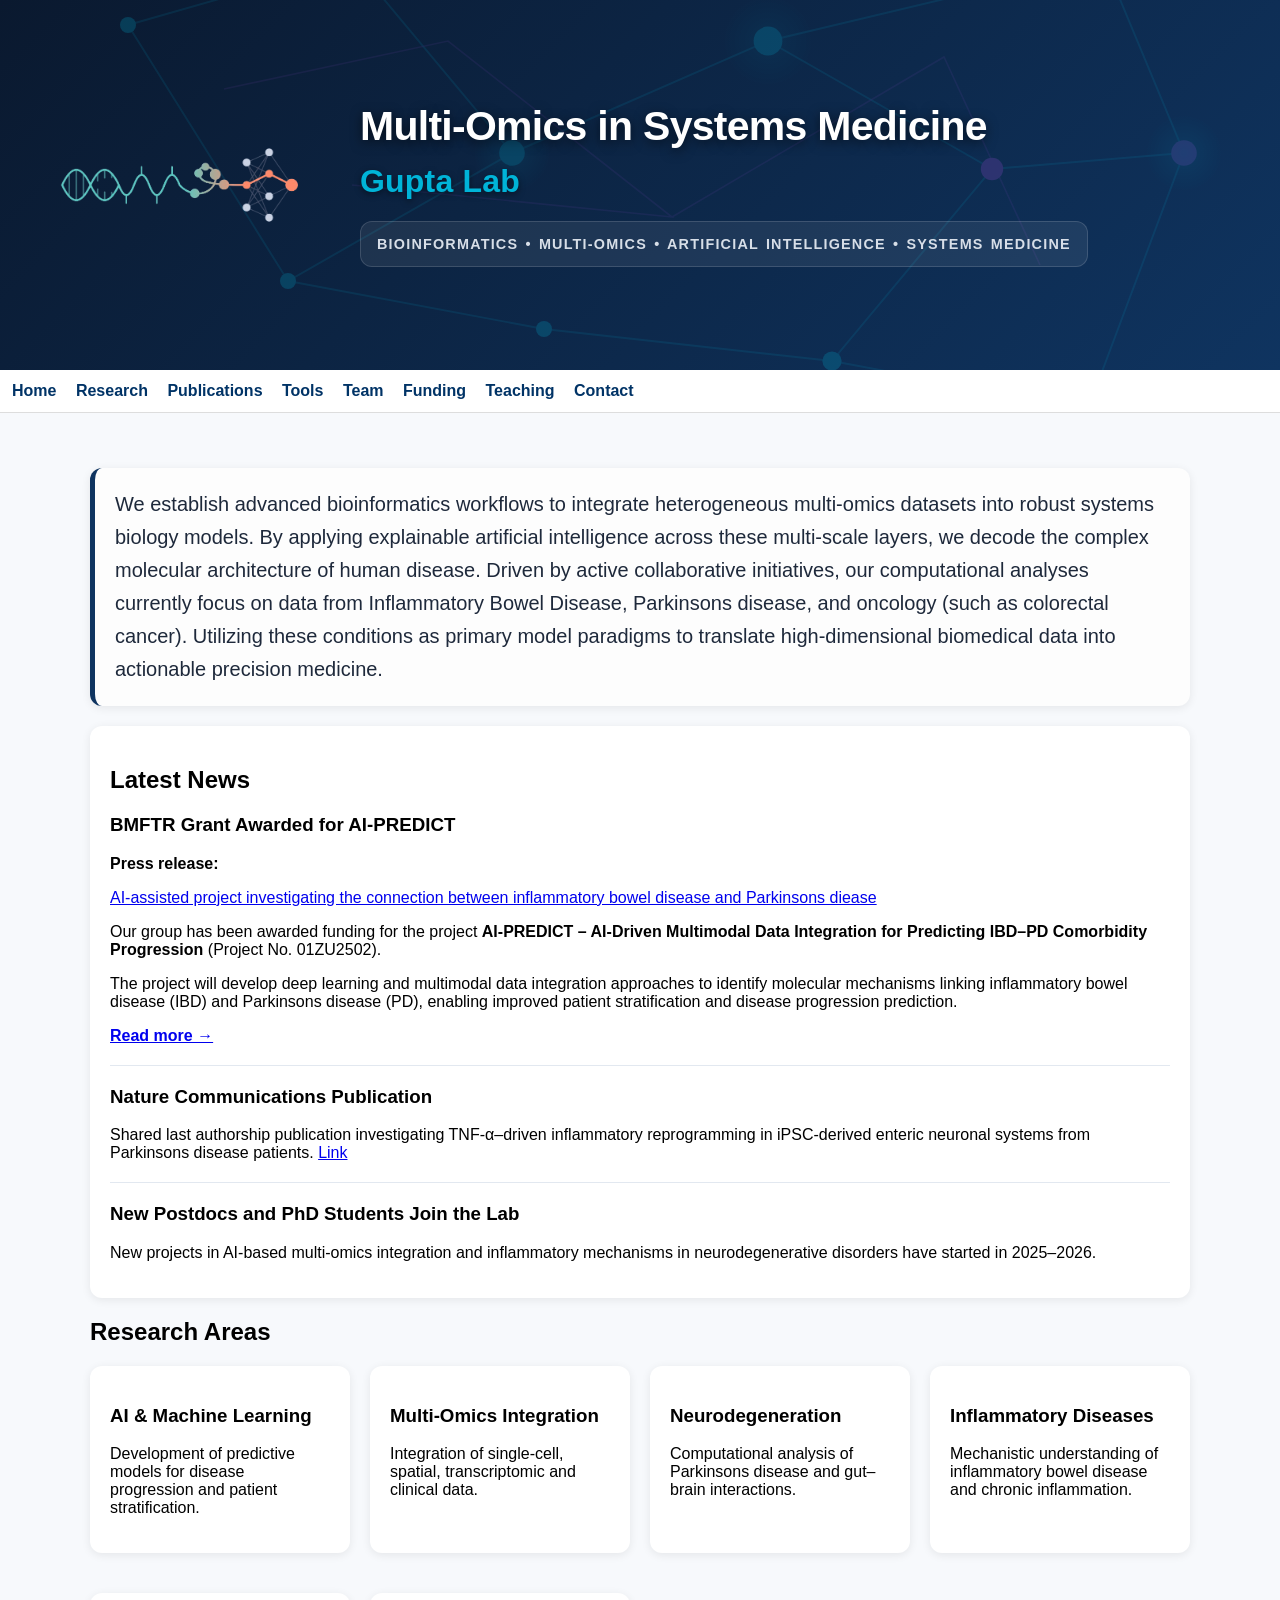
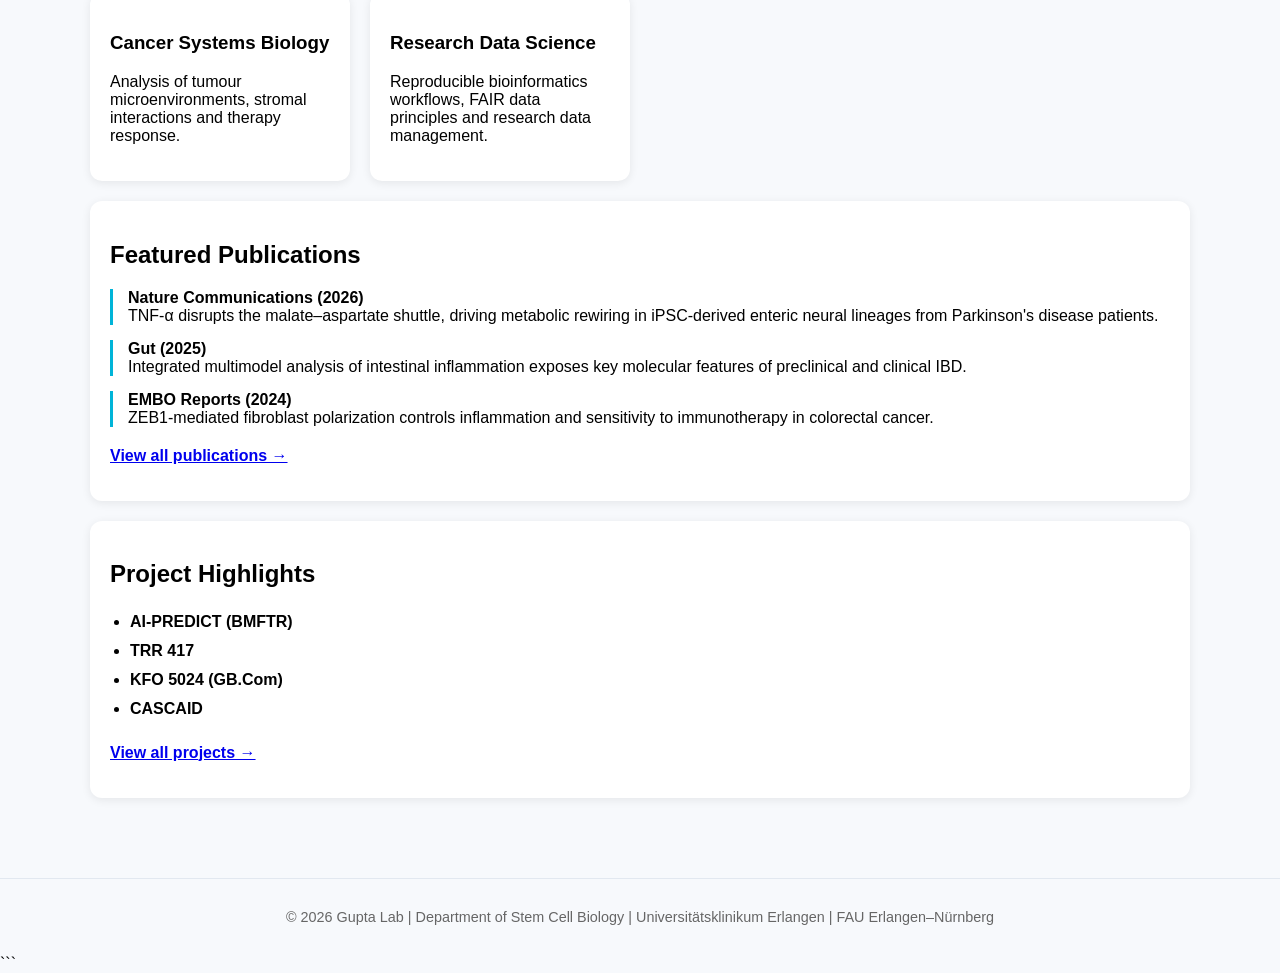
<file: index.html>
<!DOCTYPE html>
<html lang="en">
<head>
    <meta charset="UTF-8">
    <meta name="viewport" content="width=device-width, initial-scale=1.0">
    <title>Multi-Omics in Systems Medicine | Gupta Lab</title>
    <link rel="stylesheet" href="style.css">

    <style>
        .hero-banner {
            background: linear-gradient(135deg, #0a192f 0%, #0f3460 100%);
            padding: 45px 40px;
            color: #ffffff;
            position: relative;
            overflow: hidden;
            min-height: 320px;
            display: flex;
            align-items: center;
            justify-content: center;
            box-sizing: border-box;
        }

        .hero-inner {
            position: relative;
            z-index: 2;
            width: 100%;
            max-width: 1250px;
            margin: 0 auto;
            display: flex;
            align-items: center;
            justify-content: flex-start;
            gap: 40px;
        }

        .hero-logo {
            flex: 0 0 280px;
            display: flex;
            align-items: center;
            justify-content: center;
        }

        .hero-logo img {
            display: block;
            width: 280px;
            height: 280px;
            max-width: 100%;
            object-fit: contain;
            background: transparent;
        }

        .hero-text {
            flex: 1;
            min-width: 0;
            text-align: left;
            padding-left: 0;
        }

        .hero-text h1 {
            font-size: clamp(2.3rem, 3.2vw, 3.2rem);
            line-height: 1.15;
            margin: 0 0 12px 0;
            font-weight: 700;
            letter-spacing: -0.7px;
            text-shadow: 0 3px 12px rgba(0,0,0,0.6);
        }

        .hero-text .lab-name {
            font-size: 2rem;
            line-height: 1.2;
            margin: 0 0 20px 0;
            color: #00b4d8;
            font-weight: 700;
            letter-spacing: 0.2px;
            text-shadow: 0 2px 6px rgba(0,0,0,0.5);
        }

        .hero-text .hero-description {
            font-size: 0.9rem;
            line-height: 1.7;
            font-weight: 600;
            color: #e2e8f0;
            text-transform: uppercase;
            letter-spacing: 1.2px;
            word-spacing: 2px;
            opacity: 0.95;
            background: rgba(255,255,255,0.08);
            padding: 10px 16px;
            border-radius: 12px;
            display: inline-block;
            border: 1px solid rgba(255,255,255,0.15);
        }

        @media (min-width: 761px) and (max-width: 1000px) {
            .hero-banner {
                padding: 40px 25px;
            }

            .hero-inner {
                gap: 25px;
            }

            .hero-logo {
                flex-basis: 220px;
            }

            .hero-logo img {
                width: 220px;
                height: 220px;
            }

            .hero-text h1 {
                font-size: 2.4rem;
            }

            .hero-text .lab-name {
                font-size: 1.8rem;
            }

            .hero-text .hero-description {
                font-size: 0.78rem;
            }
        }

        @media (max-width: 760px) {
            .hero-banner {
                padding: 30px 20px;
            }

            .hero-inner {
                flex-direction: column;
                gap: 18px;
            }

            .hero-logo {
                flex: 0 0 auto;
            }

            .hero-logo img {
                width: 180px;
                height: 180px;
            }

            .hero-text {
                text-align: center;
            }

            .hero-text h1 {
                font-size: 2rem;
                line-height: 1.2;
                margin-bottom: 10px;
            }

            .hero-text .lab-name {
                font-size: 1.7rem;
                margin-bottom: 16px;
            }

            .hero-text .hero-description {
                font-size: 0.75rem;
                letter-spacing: 0.8px;
                padding: 8px 12px;
            }
        }

        @media (max-width: 380px) {
            .hero-logo img {
                width: 155px;
                height: 155px;
            }

            .hero-text h1 {
                font-size: 1.7rem;
            }

            .hero-text .lab-name {
                font-size: 1.5rem;
            }
        }
    </style>
</head>
<body>

    <div class="hero-banner">

        <svg style="position: absolute; top: 0; left: 0; width: 100%; height: 100%; opacity: 0.22; pointer-events: none;" xmlns="http://www.w3.org/2000/svg" viewBox="0 0 800 400" preserveAspectRatio="xMidYMid slice">
            <defs>
                <radialGradient id="nodeGlow" cx="50%" cy="50%" r="50%">
                    <stop offset="0%" stop-color="#00b4d8" stop-opacity="1"/>
                    <stop offset="100%" stop-color="#00b4d8" stop-opacity="0"/>
                </radialGradient>
            </defs>
            <path d="M 80,100 L 220,60 L 320,180 L 180,260 L 80,100 M 320,180 L 480,110 L 620,190 L 520,310 L 340,290 L 180,260 M 480,110 L 690,60 L 740,180 L 620,190 M 520,310 L 680,340 L 740,180" stroke="#00b4d8" stroke-width="1.2" fill="none" opacity="0.5" />
            <path d="M 140,140 L 280,110 L 420,220 L 220,200 M 420,220 L 590,120 L 650,250" stroke="#9d4edd" stroke-width="1" fill="none" opacity="0.4" />
            <circle cx="80" cy="100" r="5" fill="#00b4d8" />
            <circle cx="220" cy="60" r="7" fill="#9d4edd" />
            <circle cx="180" cy="260" r="5" fill="#00b4d8" />
            <circle cx="320" cy="180" r="8" fill="#00b4d8" />
            <circle cx="480" cy="110" r="9" fill="#00b4d8" />
            <circle cx="620" cy="190" r="7" fill="#9d4edd" />
            <circle cx="520" cy="310" r="6" fill="#00b4d8" />
            <circle cx="690" cy="60" r="4" fill="#00b4d8" />
            <circle cx="740" cy="180" r="8" fill="#9d4edd" />
            <circle cx="340" cy="290" r="5" fill="#00b4d8" />
            <circle cx="320" cy="180" r="25" fill="url(#nodeGlow)" opacity="0.4"/>
            <circle cx="480" cy="110" r="30" fill="url(#nodeGlow)" opacity="0.3"/>
            <circle cx="740" cy="180" r="25" fill="url(#nodeGlow)" opacity="0.4"/>
        </svg>

        <div class="hero-inner">

            <div class="hero-logo">
                <img src="images/gupta-lab-logo.png" alt="Gupta Lab Logo">
            </div>

            <div class="hero-text">
                <h1> Multi-Omics in Systems Medicine </h1>

                <p class="lab-name">Gupta Lab</p>

                <div class="hero-description">
                    Bioinformatics &bull; Multi-Omics &bull; Artificial Intelligence &bull; Systems Medicine
                </div>
            </div>

        </div>
    </div>

    <nav>
        <a href="index.html">Home</a>
        <a href="research.html">Research</a>
        <a href="publications.html">Publications</a>
        <a href="tools.html">Tools</a>
        <a href="team.html">Team</a>
        <a href="funding.html">Funding</a>
        <a href="teaching.html">Teaching</a>
        <a href="contact.html">Contact</a>
    </nav>

    <div class="container">

        <section class="card" style="margin-top: 35px; border-left: 5px solid #0f3460; background: #fdfdfd;">
            <p style="font-size: 1.25rem; line-height: 1.65; color: #1e293b; font-weight: 500; margin: 0;">
We establish advanced bioinformatics workflows to integrate heterogeneous multi-omics datasets into robust systems biology models. By applying explainable artificial intelligence across these multi-scale layers, we decode the complex molecular architecture of human disease. Driven by active collaborative initiatives, our computational analyses currently focus on data from Inflammatory Bowel Disease, Parkinsons disease, and oncology (such as colorectal cancer). Utilizing these conditions as primary model paradigms to translate high-dimensional biomedical data into actionable precision medicine.
            </p>
        </section>

        <section class="card">
            <h2>Latest News</h2>

            <div class="news-item">
                <h3>BMFTR Grant Awarded for AI-PREDICT</h3>
                <p><strong>Press release:</strong></p>
                <a href="https://www.fau.eu/2026/04/news/ai-assisted-project-investigating-the-connection-between-bowel-disease-and-parkinsons-2/" target="_blank">AI-assisted project investigating the connection between inflammatory bowel disease and Parkinsons diease</a>
                <p>
                    Our group has been awarded funding for the project <strong>AI-PREDICT &ndash; AI-Driven Multimodal Data Integration for Predicting IBD&ndash;PD Comorbidity Progression</strong> (Project No. 01ZU2502).
                </p>
                <p>
                    The project will develop deep learning and multimodal data integration approaches to identify molecular mechanisms linking inflammatory bowel disease (IBD) and Parkinsons disease (PD), enabling improved patient stratification and disease progression prediction.
                </p>
                <p><a href="funding.html" style="font-weight: 600;">Read more &rarr;</a></p>
            </div>

            <hr style="border: 0; border-top: 1px solid #e2e8f0; margin: 20px 0;">

            <div class="news-item">
                <h3>Nature Communications Publication</h3>
                <p>
                    Shared last authorship publication investigating TNF-&alpha;&ndash;driven inflammatory reprogramming in iPSC-derived enteric neuronal systems from Parkinsons disease patients.  <a href="https://www.nature.com/articles/s41467-026-71317-y" target="_blank">Link</a>
                </p>
            </div>

            <hr style="border: 0; border-top: 1px solid #e2e8f0; margin: 20px 0;">

            <div class="news-item">
                <h3>New Postdocs and PhD Students Join the Lab</h3>
                <p>
                    New projects in AI-based multi-omics integration and inflammatory mechanisms in neurodegenerative disorders have started in 2025&ndash;2026.
                </p>
            </div>
        </section>

        <section>
            <h2>Research Areas</h2>
            <div class="grid">
                <div class="card">
                    <h3>AI & Machine Learning</h3>
                    <p>Development of predictive models for disease progression and patient stratification.</p>
                </div>

                <div class="card">
                    <h3>Multi-Omics Integration</h3>
                    <p>Integration of single-cell, spatial, transcriptomic and clinical data.</p>
                </div>

                <div class="card">
                    <h3>Neurodegeneration</h3>
                    <p>Computational analysis of Parkinsons disease and gut&ndash;brain interactions.</p>
                </div>

                <div class="card">
                    <h3>Inflammatory Diseases</h3>
                    <p>Mechanistic understanding of inflammatory bowel disease and chronic inflammation.</p>
                </div>

                <div class="card">
                    <h3>Cancer Systems Biology</h3>
                    <p>Analysis of tumour microenvironments, stromal interactions and therapy response.</p>
                </div>

                <div class="card">
                    <h3>Research Data Science</h3>
                    <p>Reproducible bioinformatics workflows, FAIR data principles and research data management.</p>
                </div>
            </div>
        </section>

        <section class="card">
            <h2>Featured Publications</h2>
            <ul style="list-style-type: none; padding-left: 0;">
                <li style="margin-bottom: 15px; padding-left: 15px; border-left: 3px solid #00b4d8;">
                    <strong>Nature Communications (2026)</strong><br>
                    TNF-&alpha; disrupts the malate&ndash;aspartate shuttle, driving metabolic rewiring in iPSC-derived enteric neural lineages from Parkinson's disease patients.
                </li>
                <li style="margin-bottom: 15px; padding-left: 15px; border-left: 3px solid #00b4d8;">
                    <strong>Gut (2025)</strong><br>
                    Integrated multimodel analysis of intestinal inflammation exposes key molecular features of preclinical and clinical IBD.
                </li>
                <li style="margin-bottom: 5px; padding-left: 15px; border-left: 3px solid #00b4d8;">
                    <strong>EMBO Reports (2024)</strong><br>
                    ZEB1-mediated fibroblast polarization controls inflammation and sensitivity to immunotherapy in colorectal cancer.
                </li>
            </ul>
            <p style="margin-top: 20px;"><a href="publications.html" style="font-weight: 600;">View all publications &rarr;</a></p>
        </section>

        <section class="card">
            <h2>Project Highlights</h2>
            <ul style="line-height: 1.8; padding-left: 20px;">
                <li><strong>AI-PREDICT (BMFTR)</strong></li>
                <li><strong>TRR 417</strong></li>
                <li><strong>KFO 5024 (GB.Com)</strong></li>
                <li><strong>CASCAID</strong></li>
            </ul>
            <p style="margin-top: 20px;"><a href="funding.html" style="font-weight: 600;">View all projects &rarr;</a></p>
        </section>

    </div>

    <footer style="text-align:center; padding:30px; color:#666; font-size:0.9rem; margin-top: 40px; border-top: 1px solid #e2e8f0;">
        &copy; 2026 Gupta Lab | Department of Stem Cell Biology | Universitätsklinikum Erlangen | FAU Erlangen&ndash;Nürnberg
    </footer>

</body>
</html>
```
</file>
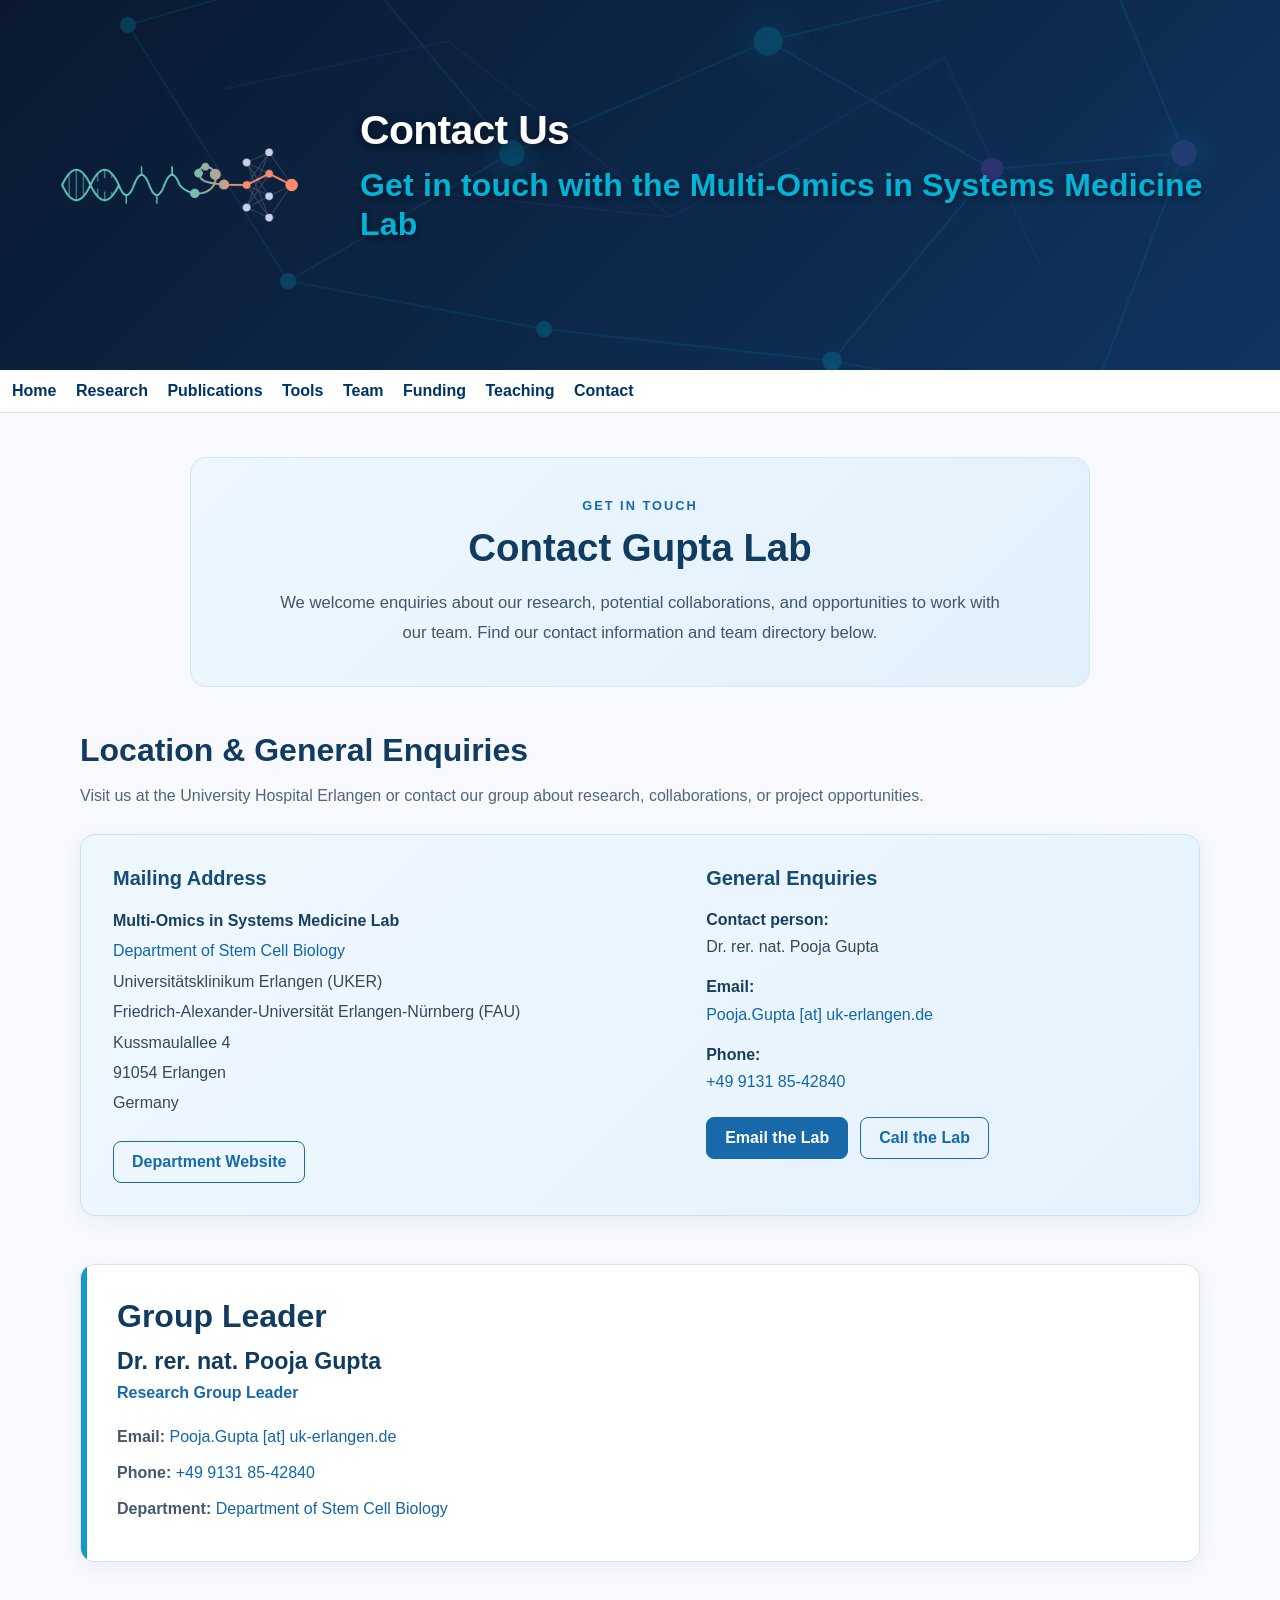
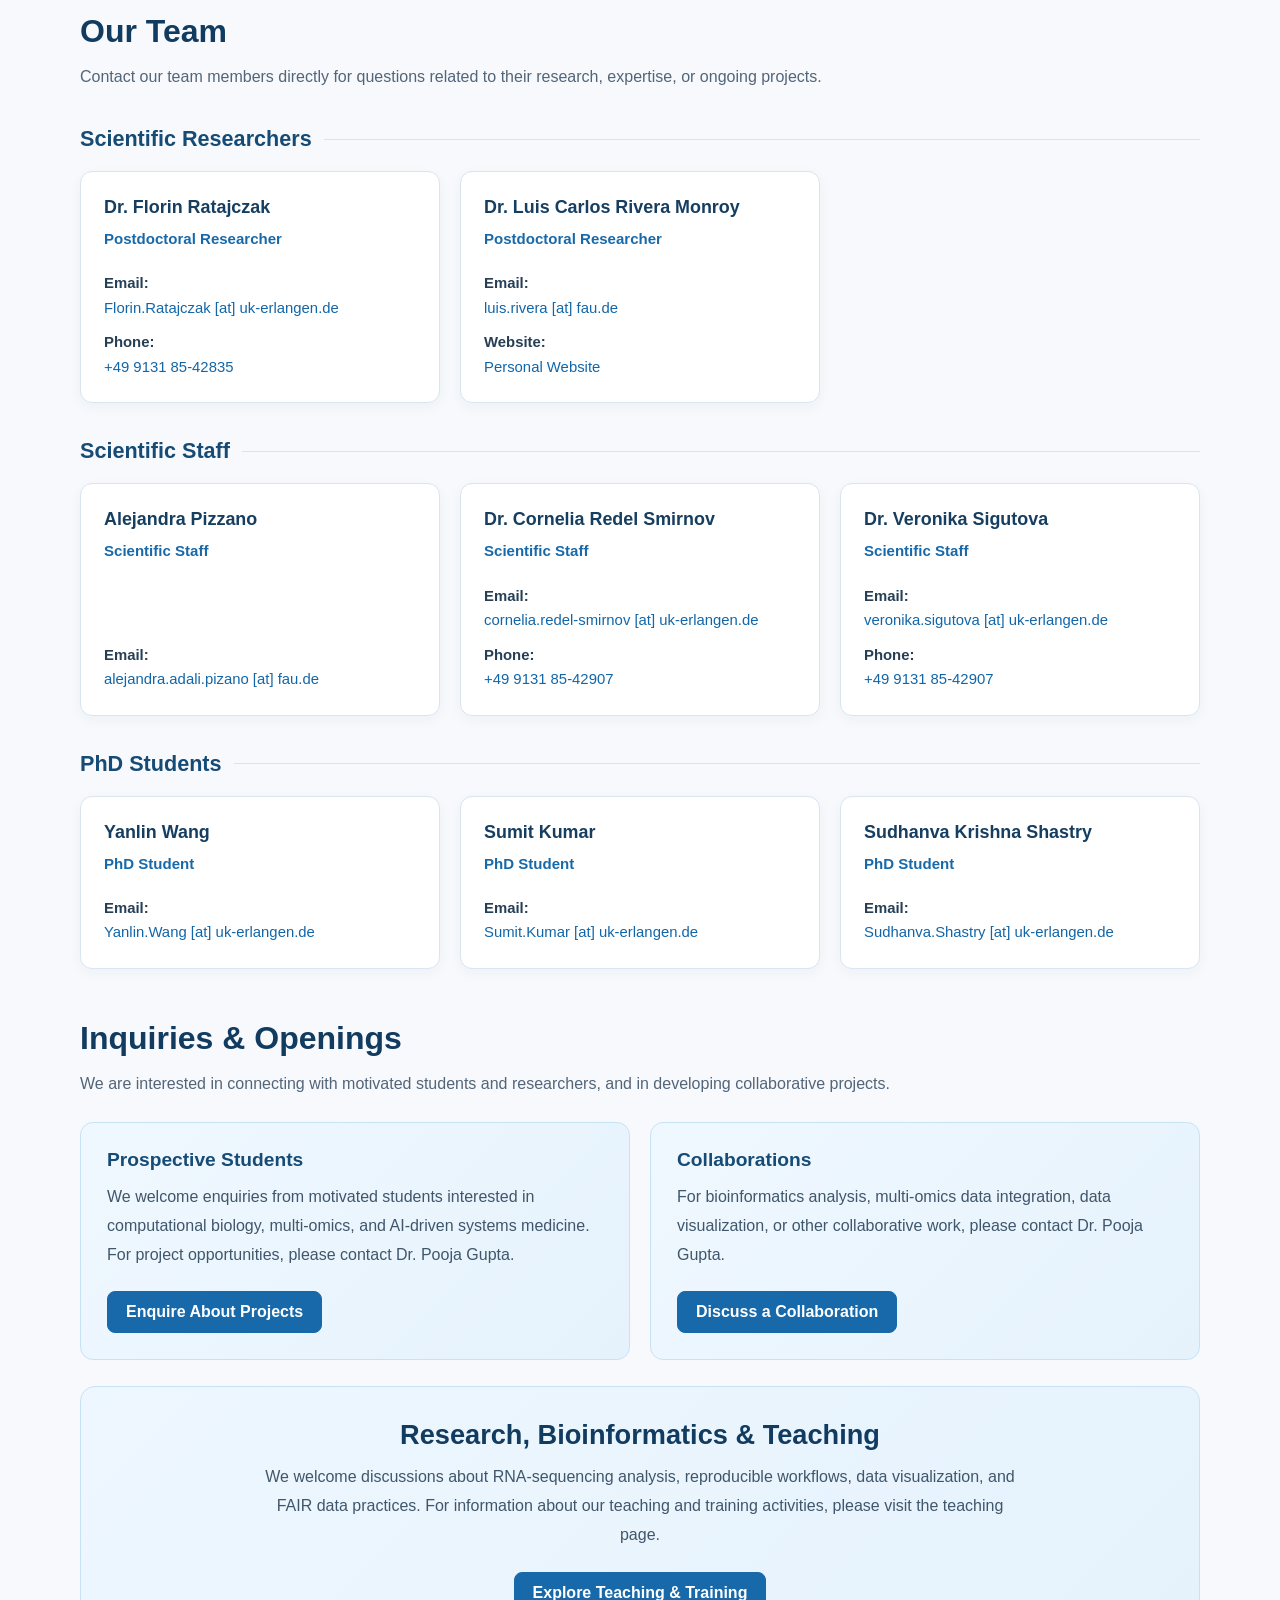
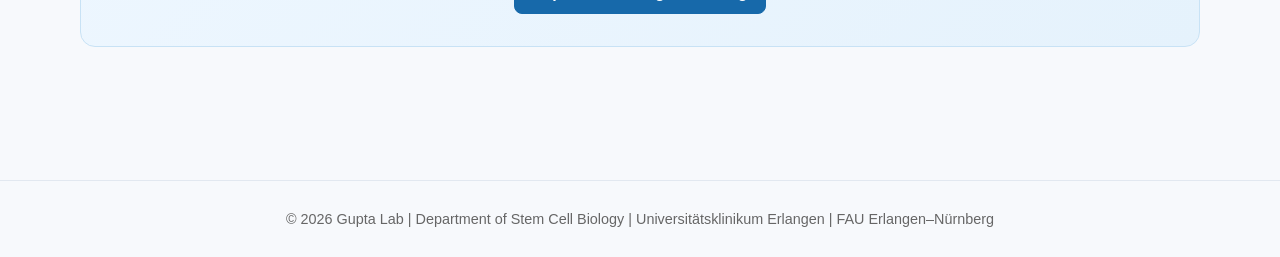
<file: contact.html>
<!DOCTYPE html>
<html lang="en">
<head>
    <meta charset="UTF-8">
    <meta name="viewport" content="width=device-width, initial-scale=1.0">
    <title>Contact | Gupta Lab</title>
    <meta name="description" content="Contact the Gupta Lab at the Department of Stem Cell Biology, Universitätsklinikum Erlangen, FAU Erlangen-Nürnberg.">
    <link rel="stylesheet" href="style.css">

    <style>
        /* =========================================
           ORIGINAL BANNER CSS — UNCHANGED
        ========================================= */

        .hero-banner {
            background: linear-gradient(135deg, #0a192f 0%, #0f3460 100%);
            padding: 45px 40px;
            color: #ffffff;
            position: relative;
            overflow: hidden;
            min-height: 320px;
            display: flex;
            align-items: center;
            justify-content: center;
            box-sizing: border-box;
        }

        .hero-inner {
            position: relative;
            z-index: 2;
            width: 100%;
            max-width: 1250px;
            margin: 0 auto;
            display: flex;
            align-items: center;
            justify-content: flex-start;
            gap: 40px;
        }

        .hero-logo {
            flex: 0 0 280px;
            display: flex;
            align-items: center;
            justify-content: center;
        }

        .hero-logo img {
            display: block;
            width: 280px;
            height: 280px;
            max-width: 100%;
            object-fit: contain;
            background: transparent;
        }

        .hero-text {
            flex: 1;
            min-width: 0;
            text-align: left;
            padding-left: 0;
        }

        .hero-text h1 {
            font-size: clamp(2.3rem, 3.2vw, 3.2rem);
            line-height: 1.15;
            margin: 0 0 12px 0;
            font-weight: 700;
            letter-spacing: -0.7px;
            text-shadow: 0 3px 12px rgba(0,0,0,0.6);
        }

        .hero-text .lab-name {
            font-size: 2rem;
            line-height: 1.2;
            margin: 0 0 20px 0;
            color: #00b4d8;
            font-weight: 700;
            letter-spacing: 0.2px;
            text-shadow: 0 2px 6px rgba(0,0,0,0.5);
        }

        .hero-text .hero-description {
            font-size: 0.9rem;
            line-height: 1.7;
            font-weight: 600;
            color: #e2e8f0;
            text-transform: uppercase;
            letter-spacing: 1.2px;
            word-spacing: 2px;
            opacity: 0.95;
            background: rgba(255,255,255,0.08);
            padding: 10px 16px;
            border-radius: 12px;
            display: inline-block;
            border: 1px solid rgba(255,255,255,0.15);
        }

        @media (min-width: 761px) and (max-width: 1000px) {
            .hero-banner {
                padding: 40px 25px;
            }

            .hero-inner {
                gap: 25px;
            }

            .hero-logo {
                flex-basis: 220px;
            }

            .hero-logo img {
                width: 220px;
                height: 220px;
            }

            .hero-text h1 {
                font-size: 2.4rem;
            }

            .hero-text .lab-name {
                font-size: 1.8rem;
            }

            .hero-text .hero-description {
                font-size: 0.78rem;
            }
        }

        @media (max-width: 760px) {
            .hero-banner {
                padding: 30px 20px;
            }

            .hero-inner {
                flex-direction: column;
                gap: 18px;
            }

            .hero-logo {
                flex: 0 0 auto;
            }

            .hero-logo img {
                width: 180px;
                height: 180px;
            }

            .hero-text {
                text-align: center;
            }

            .hero-text h1 {
                font-size: 2rem;
                line-height: 1.2;
                margin-bottom: 10px;
            }

            .hero-text .lab-name {
                font-size: 1.7rem;
                margin-bottom: 16px;
            }

            .hero-text .hero-description {
                font-size: 0.75rem;
                letter-spacing: 0.8px;
                padding: 8px 12px;
            }
        }

        @media (max-width: 380px) {
            .hero-logo img {
                width: 155px;
                height: 155px;
            }

            .hero-text h1 {
                font-size: 1.7rem;
            }

            .hero-text .lab-name {
                font-size: 1.5rem;
            }
        }

        /* =========================================
           CONTACT PAGE STYLES
           All styles below are for contact content.
           The banner, navigation, and global body
           styling are not overridden.
        ========================================= */

        .contact-content {
            padding: 0 22px 45px;
        }

        .contact-content *,
        .contact-content *::before,
        .contact-content *::after {
            box-sizing: border-box;
        }

        .contact-content a {
            color: #1266a8;
            text-decoration: none;
            text-underline-offset: 3px;
            overflow-wrap: anywhere;
        }

        .contact-content a:hover {
            color: #084d83;
            text-decoration: underline;
        }

        .contact-content a:focus-visible {
            outline: 3px solid #3b82c4;
            outline-offset: 3px;
            border-radius: 3px;
        }

        .contact-intro {
            max-width: 900px;
            margin: 44px auto 42px;
            padding: 38px 30px;
            text-align: center;
            background: linear-gradient(135deg, #eef7ff, #e1f0fb);
            border: 1px solid #d5e6f4;
            border-radius: 16px;
        }

        .contact-eyebrow {
            display: inline-block;
            margin-bottom: 10px;
            color: #1769aa;
            font-size: 0.8rem;
            font-weight: 800;
            letter-spacing: 2px;
            text-transform: uppercase;
        }

        .contact-intro h2 {
            margin: 0 0 15px;
            color: #123b60;
            font-size: clamp(1.8rem, 3vw, 2.4rem);
            line-height: 1.3;
        }

        .contact-intro p {
            max-width: 740px;
            margin: 0 auto;
            color: #40566b;
            font-size: 1.04rem;
            line-height: 1.8;
        }

        .contact-section {
            max-width: 1120px;
            margin: 0 auto 48px;
        }

        .section-heading {
            margin: 0 0 10px;
            color: #123b60;
            font-size: clamp(1.6rem, 2.5vw, 2rem);
            line-height: 1.35;
        }

        .section-description {
            margin: 0 0 24px;
            color: #526579;
            line-height: 1.75;
        }

        /* Address and general contact panel */

        .lab-contact-panel {
            display: grid;
            grid-template-columns: minmax(0, 1.1fr) minmax(0, 0.9fr);
            gap: 30px;
            padding: 32px;
            background: linear-gradient(135deg, #f0f8ff, #e5f2fc);
            border: 1px solid #c8e2f5;
            border-radius: 15px;
            box-shadow: 0 6px 20px rgba(28, 76, 115, 0.06);
        }

        .contact-block h3 {
            margin: 0 0 16px;
            color: #164b75;
            font-size: 1.25rem;
        }

        .address-text {
            margin: 0;
            color: #34495e;
            font-style: normal;
            line-height: 1.9;
        }

        .address-text strong {
            color: #183f60;
        }

        .contact-detail-list {
            display: grid;
            gap: 13px;
            margin: 0;
            padding: 0;
            list-style: none;
        }

        .contact-detail-list li {
            color: #34495e;
            line-height: 1.7;
        }

        .contact-detail-list strong {
            color: #183f60;
        }

        .contact-actions {
            display: flex;
            flex-wrap: wrap;
            gap: 12px;
            margin-top: 22px;
        }

        .contact-button {
            display: inline-flex;
            align-items: center;
            justify-content: center;
            min-height: 42px;
            padding: 11px 18px;
            border: 1px solid #1769aa;
            border-radius: 8px;
            background: #1769aa;
            color: #ffffff !important;
            font-weight: 700;
            text-align: center;
            text-decoration: none !important;
            transition: background-color 0.2s ease,
                        border-color 0.2s ease,
                        transform 0.2s ease;
        }

        .contact-button:hover {
            background: #104f83;
            border-color: #104f83;
            color: #ffffff !important;
            transform: translateY(-1px);
        }

        .contact-button.secondary {
            color: #1769aa !important;
            background: transparent;
        }

        .contact-button.secondary:hover {
            background: #d9ecfb;
        }

        /* Group leader */

        .group-leader-card {
            position: relative;
            max-width: 1120px;
            margin: 0 auto 48px;
            padding: 30px 32px 30px 36px;
            overflow: hidden;
            background: #ffffff;
            border: 1px solid #d7e4ef;
            border-radius: 14px;
            box-shadow: 0 5px 18px rgba(20, 57, 89, 0.05);
        }

        .group-leader-card::before {
            content: "";
            position: absolute;
            top: 0;
            bottom: 0;
            left: 0;
            width: 6px;
            background: #1598c7;
        }

        .group-leader-card h3 {
            margin: 0 0 5px;
            color: #123b60;
            font-size: 1.45rem;
        }

        .person-role {
            margin: 0 0 17px;
            color: #1769aa;
            font-weight: 700;
            line-height: 1.6;
        }

        .group-leader-card p:not(.person-role) {
            margin: 9px 0;
            color: #45596d;
            line-height: 1.7;
        }

        /* Team directory */

        .team-category {
            margin-top: 35px;
        }

        .team-category h3 {
            display: flex;
            align-items: center;
            gap: 12px;
            margin: 0 0 19px;
            color: #164b75;
            font-size: 1.35rem;
        }

        .team-category h3::after {
            content: "";
            height: 1px;
            flex: 1;
            background: #d8e5ef;
        }

        .team-grid {
            display: grid;
            grid-template-columns: repeat(3, minmax(0, 1fr));
            gap: 20px;
        }

        .team-card {
            display: flex;
            flex-direction: column;
            min-width: 0;
            padding: 23px;
            background: #ffffff;
            border: 1px solid #d9e5ef;
            border-radius: 12px;
            box-shadow: 0 4px 14px rgba(25, 65, 99, 0.045);
            transition: transform 0.2s ease,
                        box-shadow 0.2s ease,
                        border-color 0.2s ease;
        }

        .team-card:hover {
            transform: translateY(-3px);
            border-color: #b4d5eb;
            box-shadow: 0 8px 22px rgba(25, 65, 99, 0.09);
        }

        .team-card h4 {
            margin: 0 0 6px;
            color: #163e60;
            font-size: 1.12rem;
            line-height: 1.45;
        }

        .team-card .person-role {
            margin: 0 0 16px;
            font-size: 0.94rem;
        }

        .team-card-details {
            display: grid;
            gap: 10px;
            margin-top: auto;
            padding-top: 4px;
            color: #4b5d6f;
            font-size: 0.93rem;
            line-height: 1.65;
        }

        .team-card-details p {
            margin: 0;
        }

        .team-card-details strong {
            color: #263f55;
        }

        /* Academic enquiries */

        .academic-panel {
            display: grid;
            grid-template-columns: repeat(2, minmax(0, 1fr));
            gap: 20px;
        }

        .academic-card {
            padding: 26px;
            background: linear-gradient(135deg, #f0f8ff, #e5f2fc);
            border: 1px solid #c8e2f5;
            border-radius: 13px;
        }

        .academic-card h3 {
            margin: 0 0 12px;
            color: #164b75;
            font-size: 1.2rem;
        }

        .academic-card p {
            margin: 0;
            color: #40566b;
            line-height: 1.8;
        }

        .support-panel {
            margin-top: 26px;
            padding: 32px;
            text-align: center;
            background: linear-gradient(135deg, #eef7ff, #e5f2fc);
            border: 1px solid #c8e2f5;
            border-radius: 15px;
        }

        .support-panel h2 {
            margin: 0 0 12px;
            color: #123b60;
            font-size: 1.7rem;
        }

        .support-panel p {
            max-width: 760px;
            margin: 0 auto 22px;
            color: #40566b;
            line-height: 1.8;
        }

        /* Responsive contact content */

        @media (min-width: 761px) and (max-width: 1000px) {
            .team-grid {
                grid-template-columns: repeat(2, minmax(0, 1fr));
            }
        }

        @media (max-width: 760px) {
            .contact-content {
                padding-right: 16px;
                padding-left: 16px;
            }

            .contact-intro {
                margin: 28px auto 32px;
                padding: 30px 22px;
            }

            .lab-contact-panel {
                grid-template-columns: minmax(0, 1fr);
                gap: 28px;
                padding: 24px;
            }

            .group-leader-card {
                padding: 25px 22px 25px 28px;
            }

            .team-grid {
                grid-template-columns: repeat(2, minmax(0, 1fr));
                gap: 15px;
            }

            .team-card {
                padding: 19px;
            }

            .academic-panel {
                grid-template-columns: minmax(0, 1fr);
            }

            .support-panel {
                padding: 28px 22px;
            }
        }

        @media (max-width: 480px) {
            .team-grid {
                grid-template-columns: minmax(0, 1fr);
            }

            .team-card {
                padding: 21px;
            }

            .contact-actions {
                flex-direction: column;
            }

            .contact-button {
                width: 100%;
            }
        }

        @media (prefers-reduced-motion: reduce) {
            .team-card,
            .contact-button {
                transition: none;
            }

            .team-card:hover,
            .contact-button:hover {
                transform: none;
            }
        }
    </style>
</head>

<body>

    <!-- =========================================
         ORIGINAL BANNER — UNCHANGED
    ========================================= -->

    <div class="hero-banner">

        <svg style="position: absolute; top: 0; left: 0; width: 100%; height: 100%; opacity: 0.22; pointer-events: none;" xmlns="http://www.w3.org/2000/svg" viewBox="0 0 800 400" preserveAspectRatio="xMidYMid slice">
            <defs>
                <radialGradient id="nodeGlow" cx="50%" cy="50%" r="50%">
                    <stop offset="0%" stop-color="#00b4d8" stop-opacity="1"/>
                    <stop offset="100%" stop-color="#00b4d8" stop-opacity="0"/>
                </radialGradient>
            </defs>
            <path d="M 80,100 L 220,60 L 320,180 L 180,260 L 80,100 M 320,180 L 480,110 L 620,190 L 520,310 L 340,290 L 180,260 M 480,110 L 690,60 L 740,180 L 620,190 M 520,310 L 680,340 L 740,180" stroke="#00b4d8" stroke-width="1.2" fill="none" opacity="0.5" />
            <path d="M 140,140 L 280,110 L 420,220 L 220,200 M 420,220 L 590,120 L 650,250" stroke="#9d4edd" stroke-width="1" fill="none" opacity="0.4" />
            <circle cx="80" cy="100" r="5" fill="#00b4d8" />
            <circle cx="220" cy="60" r="7" fill="#9d4edd" />
            <circle cx="180" cy="260" r="5" fill="#00b4d8" />
            <circle cx="320" cy="180" r="8" fill="#00b4d8" />
            <circle cx="480" cy="110" r="9" fill="#00b4d8" />
            <circle cx="620" cy="190" r="7" fill="#9d4edd" />
            <circle cx="520" cy="310" r="6" fill="#00b4d8" />
            <circle cx="690" cy="60" r="4" fill="#00b4d8" />
            <circle cx="740" cy="180" r="8" fill="#9d4edd" />
            <circle cx="340" cy="290" r="5" fill="#00b4d8" />
            <circle cx="320" cy="180" r="25" fill="url(#nodeGlow)" opacity="0.4"/>
            <circle cx="480" cy="110" r="30" fill="url(#nodeGlow)" opacity="0.3"/>
            <circle cx="740" cy="180" r="25" fill="url(#nodeGlow)" opacity="0.4"/>
        </svg>

        <div class="hero-inner">

            <div class="hero-logo">
                <img src="images/gupta-lab-logo.png" alt="Gupta Lab Logo">
            </div>

            <div class="hero-text">
                <h1> Contact Us </h1>

                <p class="lab-name">Get in touch with the Multi-Omics in Systems Medicine Lab </p>

            </div>

        </div>
    </div>

    <!-- Original synchronized navigation — unchanged -->

    <nav>
        <a href="index.html">Home</a>
        <a href="research.html">Research</a>
        <a href="publications.html">Publications</a>
        <a href="tools.html">Tools</a>
        <a href="team.html">Team</a>
        <a href="funding.html">Funding</a>
        <a href="teaching.html">Teaching</a>
        <a href="contact.html">Contact</a>
    </nav>

    <!-- =========================================
         CONTACT PAGE CONTENT
    ========================================= -->

    <main class="contact-content">

        <section class="contact-intro">
            <span class="contact-eyebrow">Get in touch</span>

            <h2>Contact Gupta Lab</h2>

            <p>
                We welcome enquiries about our research, potential
                collaborations, and opportunities to work with our team.
                Find our contact information and team directory below.
            </p>
        </section>

        <!-- Mailing address and general enquiries -->

        <section class="contact-section" aria-labelledby="location-heading">
            <h2 class="section-heading" id="location-heading">
                Location &amp; General Enquiries
            </h2>

            <p class="section-description">
                Visit us at the University Hospital Erlangen or contact
                our group about research, collaborations, or project opportunities.
            </p>

            <div class="lab-contact-panel">

                <div class="contact-block">
                    <h3>Mailing Address</h3>

                    <address class="address-text">
                        <strong>Multi-Omics in Systems Medicine Lab</strong><br>
                        <a
                            href="https://www.stammzellbiologie.uk-erlangen.de/"
                            target="_blank"
                            rel="noopener noreferrer"
                        >Department of Stem Cell Biology</a><br>
                        Universitätsklinikum Erlangen (UKER)<br>
                        Friedrich-Alexander-Universität Erlangen-Nürnberg (FAU)<br>
                        Kussmaulallee 4<br>
                        91054 Erlangen<br>
                        Germany
                    </address>

                    <div class="contact-actions">
                        <a
                            class="contact-button secondary"
                            href="https://www.stammzellbiologie.uk-erlangen.de/"
                            target="_blank"
                            rel="noopener noreferrer"
                        >
                            Department Website
                        </a>
                    </div>
                </div>

                <div class="contact-block">
                    <h3>General Enquiries</h3>

                    <ul class="contact-detail-list">
                        <li>
                            <strong>Contact person:</strong><br>
                            Dr. rer. nat. Pooja Gupta
                        </li>

                        <li>
                            <strong>Email:</strong><br>
                            <a href="mailto:Pooja.Gupta@uk-erlangen.de">
                                Pooja.Gupta [at] uk-erlangen.de
                            </a>
                        </li>

                        <li>
                            <strong>Phone:</strong><br>
                            <a href="tel:+4991318542840">
                                +49 9131 85-42840
                            </a>
                        </li>
                    </ul>

                    <div class="contact-actions">
                        <a
                            class="contact-button"
                            href="mailto:Pooja.Gupta@uk-erlangen.de"
                        >
                            Email the Lab
                        </a>

                        <a
                            class="contact-button secondary"
                            href="tel:+4991318542840"
                        >
                            Call the Lab
                        </a>
                    </div>
                </div>

            </div>
        </section>

        <!-- Group leader -->

        <section
            class="group-leader-card"
            aria-labelledby="group-leader-heading"
        >
            <h2 class="section-heading" id="group-leader-heading">
                Group Leader
            </h2>

            <h3>Dr. rer. nat. Pooja Gupta</h3>

            <p class="person-role">Research Group Leader</p>

            <p>
                <strong>Email:</strong>
                <a href="mailto:Pooja.Gupta@uk-erlangen.de">
                    Pooja.Gupta [at] uk-erlangen.de
                </a>
            </p>

            <p>
                <strong>Phone:</strong>
                <a href="tel:+4991318542840">+49 9131 85-42840</a>
            </p>

            <p>
                <strong>Department:</strong>
                <a
                    href="https://www.stammzellbiologie.uk-erlangen.de/"
                    target="_blank"
                    rel="noopener noreferrer"
                >
                    Department of Stem Cell Biology
                </a>
            </p>
        </section>

        <!-- Team directory -->

        <section class="contact-section" aria-labelledby="team-heading">
            <h2 class="section-heading" id="team-heading">Our Team</h2>

            <p class="section-description">
                Contact our team members directly for questions related
                to their research, expertise, or ongoing projects.
            </p>

            <!-- Scientific Researchers -->

            <div class="team-category">
                <h3>Scientific Researchers</h3>

                <div class="team-grid">

                    <article class="team-card">
                        <h4>Dr. Florin Ratajczak</h4>
                        <p class="person-role">Postdoctoral Researcher</p>

                        <div class="team-card-details">
                            <p>
                                <strong>Email:</strong><br>
                                <a href="mailto:Florin.Ratajczak@uk-erlangen.de">
                                    Florin.Ratajczak [at] uk-erlangen.de
                                </a>
                            </p>

                            <p>
                                <strong>Phone:</strong><br>
                                <a href="tel:+4991318542835">
                                    +49 9131 85-42835
                                </a>
                            </p>
                        </div>
                    </article>

                    <article class="team-card">
                        <h4>Dr. Luis Carlos Rivera Monroy</h4>
                        <p class="person-role">Postdoctoral Researcher</p>

                        <div class="team-card-details">
                            <p>
                                <strong>Email:</strong><br>
                                <a href="mailto:luis.rivera@fau.de">
                                    luis.rivera [at] fau.de
                                </a>
                            </p>

                            <p>
                                <strong>Website:</strong><br>
                                <a
                                    href="https://luiscarm9.github.io/"
                                    target="_blank"
                                    rel="noopener noreferrer"
                                >
                                    Personal Website
                                </a>
                            </p>
                        </div>
                    </article>

                </div>
            </div>

            <!-- Scientific Staff -->

            <div class="team-category">
                <h3>Scientific Staff</h3>

                <div class="team-grid">

                    <article class="team-card">
                        <h4>Alejandra Pizzano</h4>
                        <p class="person-role">Scientific Staff</p>

                        <div class="team-card-details">
                            <p>
                                <strong>Email:</strong><br>
                                <a href="mailto:alejandra.adali.pizano@fau.de">
                                    alejandra.adali.pizano [at] fau.de
                                </a>
                            </p>
                        </div>
                    </article>

                    <article class="team-card">
                        <h4>Dr. Cornelia Redel Smirnov</h4>
                        <p class="person-role">Scientific Staff</p>

                        <div class="team-card-details">
                            <p>
                                <strong>Email:</strong><br>
                                <a href="mailto:cornelia.redel-smirnov@uk-erlangen.de">
                                    cornelia.redel-smirnov [at] uk-erlangen.de
                                </a>
                            </p>

                            <p>
                                <strong>Phone:</strong><br>
                                <a href="tel:+4991318542907">
                                    +49 9131 85-42907
                                </a>
                            </p>
                        </div>
                    </article>

                    <article class="team-card">
                        <h4>Dr. Veronika Sigutova</h4>
                        <p class="person-role">Scientific Staff</p>

                        <div class="team-card-details">
                            <p>
                                <strong>Email:</strong><br>
                                <a href="mailto:veronika.sigutova@uk-erlangen.de">
                                    veronika.sigutova [at] uk-erlangen.de
                                </a>
                            </p>

                            <p>
                                <strong>Phone:</strong><br>
                                <a href="tel:+4991318542907">
                                    +49 9131 85-42907
                                </a>
                            </p>
                        </div>
                    </article>

                </div>
            </div>

            <!-- PhD Students -->

            <div class="team-category">
                <h3>PhD Students</h3>

                <div class="team-grid">

                    <article class="team-card">
                        <h4>Yanlin Wang</h4>
                        <p class="person-role">PhD Student</p>

                        <div class="team-card-details">
                            <p>
                                <strong>Email:</strong><br>
                                <a href="mailto:Yanlin.Wang@uk-erlangen.de">
                                    Yanlin.Wang [at] uk-erlangen.de
                                </a>
                            </p>
                        </div>
                    </article>

                    <article class="team-card">
                        <h4>Sumit Kumar</h4>
                        <p class="person-role">PhD Student</p>

                        <div class="team-card-details">
                            <p>
                                <strong>Email:</strong><br>
                                <a href="mailto:Sumit.Kumar@uk-erlangen.de">
                                    Sumit.Kumar [at] uk-erlangen.de
                                </a>
                            </p>
                        </div>
                    </article>

                    <article class="team-card">
                        <h4>Sudhanva Krishna Shastry</h4>
                        <p class="person-role">PhD Student</p>

                        <div class="team-card-details">
                            <p>
                                <strong>Email:</strong><br>
                                <a href="mailto:Sudhanva.Shastry@uk-erlangen.de">
                                    Sudhanva.Shastry [at] uk-erlangen.de
                                </a>
                            </p>
                        </div>
                    </article>

                </div>
            </div>

        </section>

        <!-- Academic enquiries and openings -->

        <section class="contact-section" aria-labelledby="academic-heading">
            <h2 class="section-heading" id="academic-heading">
                Inquiries &amp; Openings
            </h2>

            <p class="section-description">
                We are interested in connecting with motivated students
                and researchers, and in developing collaborative projects.
            </p>

            <div class="academic-panel">

                <article class="academic-card">
                    <h3>Prospective Students</h3>

                    <p>
                        We welcome enquiries from motivated students
                        interested in computational biology, multi-omics,
                        and AI-driven systems medicine. For project
                        opportunities, please contact Dr. Pooja Gupta.
                    </p>

                    <div class="contact-actions">
                        <a
                            class="contact-button"
                            href="mailto:Pooja.Gupta@uk-erlangen.de?subject=Student%20Project%20Inquiry"
                        >
                            Enquire About Projects
                        </a>
                    </div>
                </article>

                <article class="academic-card">
                    <h3>Collaborations</h3>

                    <p>
                        For bioinformatics analysis, multi-omics data
                        integration, data visualization, or other
                        collaborative work, please contact Dr. Pooja Gupta.
                    </p>

                    <div class="contact-actions">
                        <a
                            class="contact-button"
                            href="mailto:Pooja.Gupta@uk-erlangen.de?subject=Research%20Collaboration"
                        >
                            Discuss a Collaboration
                        </a>
                    </div>
                </article>

            </div>

            <div class="support-panel">
                <h2>Research, Bioinformatics &amp; Teaching</h2>

                <p>
                    We welcome discussions about RNA-sequencing analysis,
                    reproducible workflows, data visualization, and FAIR
                    data practices. For information about our teaching
                    and training activities, please visit the teaching page.
                </p>

                <a class="contact-button" href="teaching.html">
                    Explore Teaching &amp; Training
                </a>
            </div>
        </section>

    </main>

    <!-- Synchronized Footer — unchanged -->

    <footer style="text-align:center; padding:30px; color:#666; font-size:0.9rem; margin-top: 40px; border-top: 1px solid #e2e8f0;">
        &copy; 2026 Gupta Lab | Department of Stem Cell Biology | Universitätsklinikum Erlangen | FAU Erlangen&ndash;Nürnberg
    </footer>

</body>
</html>
</file>
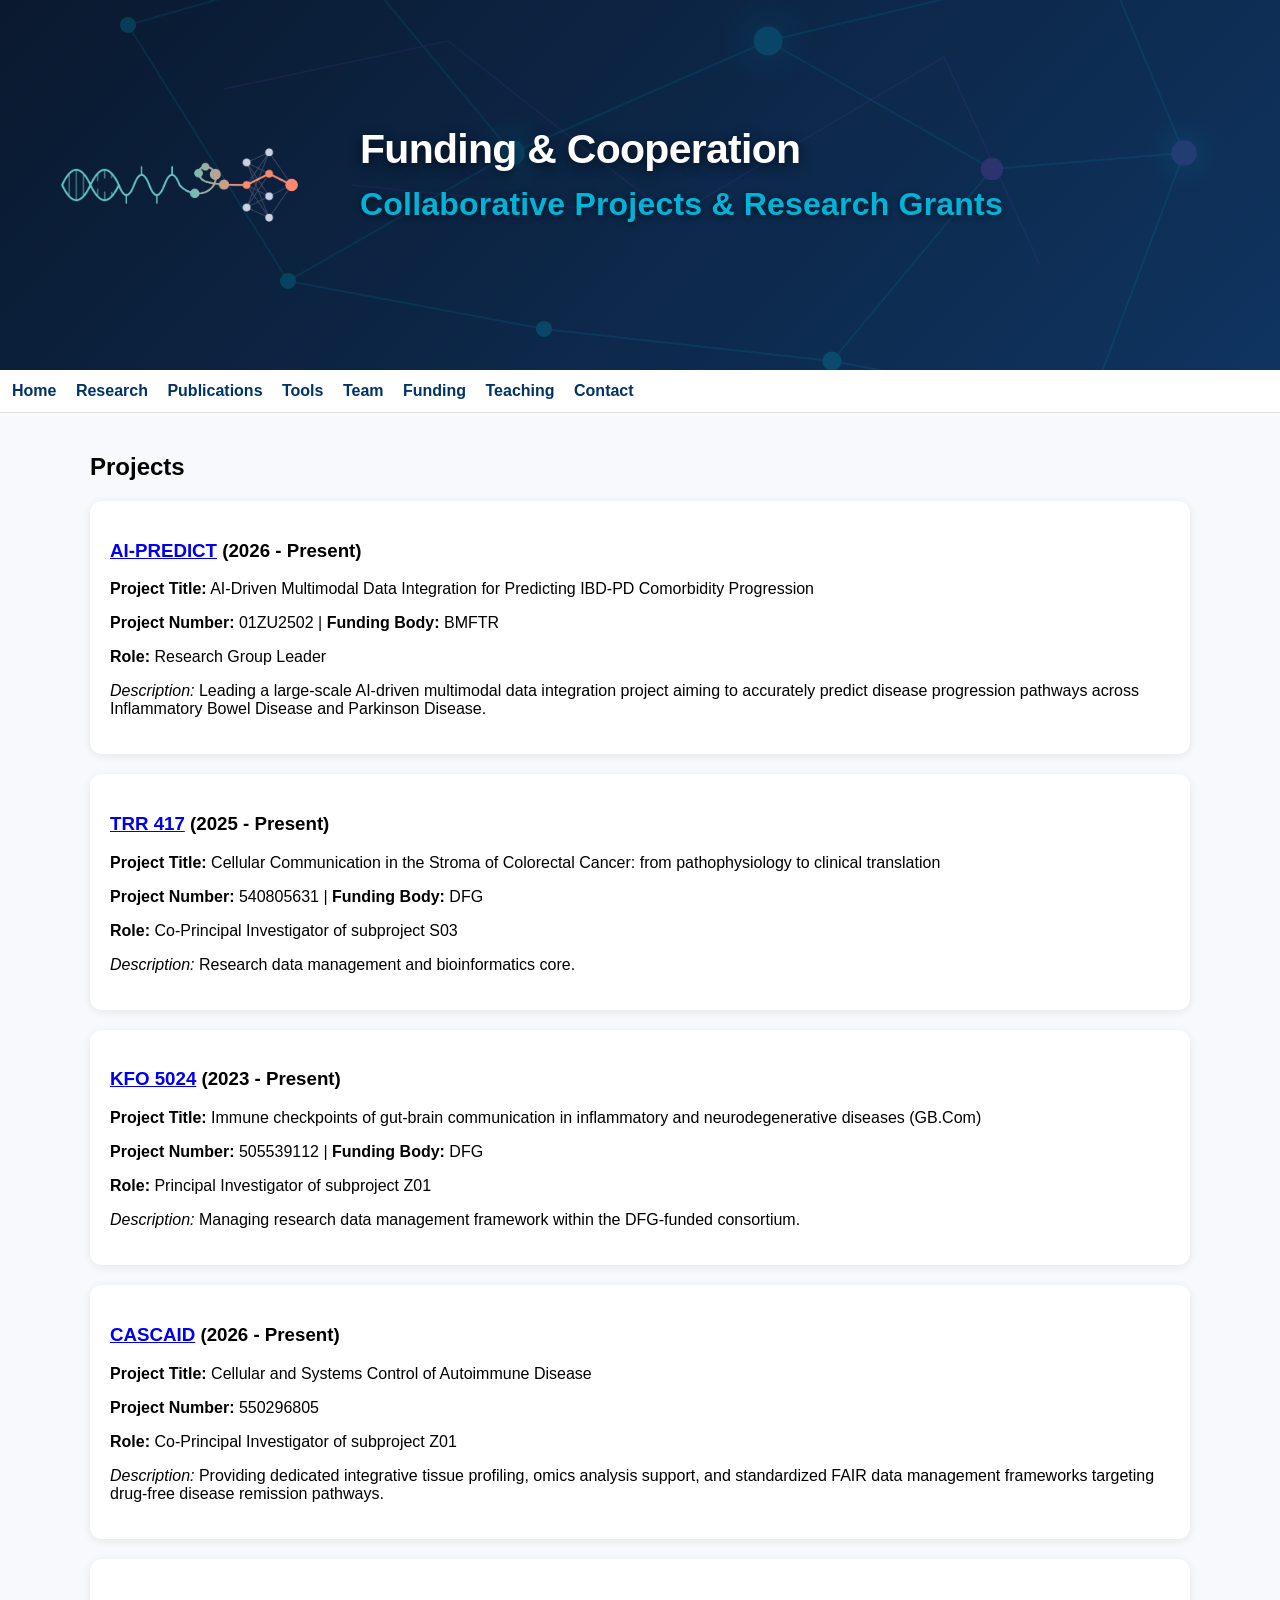
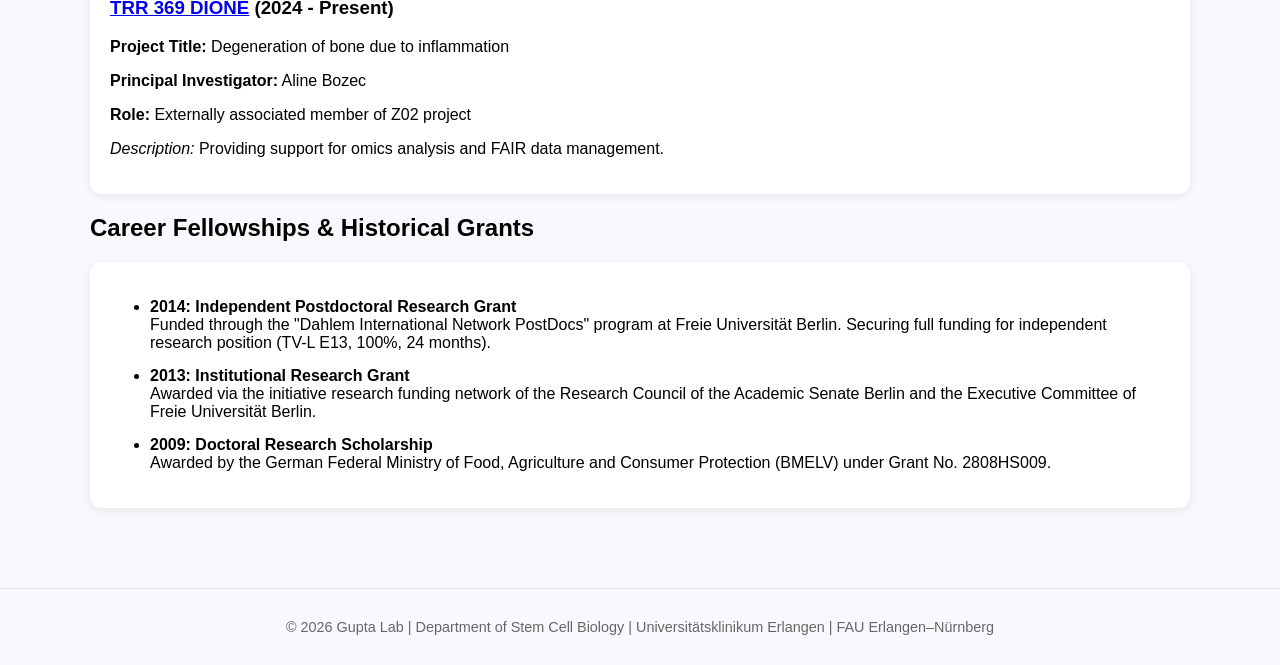
<file: funding.html>
<!DOCTYPE html>
<html lang="en">
<head>
    <meta charset="UTF-8">
    <meta name="viewport" content="width=device-width, initial-scale=1.0">
    <title>Funding | Gupta Lab</title>
    <link rel="stylesheet" href="style.css">

    <style>
        .hero-banner {
            background: linear-gradient(135deg, #0a192f 0%, #0f3460 100%);
            padding: 45px 40px;
            color: #ffffff;
            position: relative;
            overflow: hidden;
            min-height: 320px;
            display: flex;
            align-items: center;
            justify-content: center;
            box-sizing: border-box;
        }

        .hero-inner {
            position: relative;
            z-index: 2;
            width: 100%;
            max-width: 1250px;
            margin: 0 auto;
            display: flex;
            align-items: center;
            justify-content: flex-start;
            gap: 40px;
        }

        .hero-logo {
            flex: 0 0 280px;
            display: flex;
            align-items: center;
            justify-content: center;
        }

        .hero-logo img {
            display: block;
            width: 280px;
            height: 280px;
            max-width: 100%;
            object-fit: contain;
            background: transparent;
        }

        .hero-text {
            flex: 1;
            min-width: 0;
            text-align: left;
            padding-left: 0;
        }

        .hero-text h1 {
            font-size: clamp(2.3rem, 3.2vw, 3.2rem);
            line-height: 1.15;
            margin: 0 0 12px 0;
            font-weight: 700;
            letter-spacing: -0.7px;
            text-shadow: 0 3px 12px rgba(0,0,0,0.6);
        }

        .hero-text .lab-name {
            font-size: 2rem;
            line-height: 1.2;
            margin: 0 0 20px 0;
            color: #00b4d8;
            font-weight: 700;
            letter-spacing: 0.2px;
            text-shadow: 0 2px 6px rgba(0,0,0,0.5);
        }

        .hero-text .hero-description {
            font-size: 0.9rem;
            line-height: 1.7;
            font-weight: 600;
            color: #e2e8f0;
            text-transform: uppercase;
            letter-spacing: 1.2px;
            word-spacing: 2px;
            opacity: 0.95;
            background: rgba(255,255,255,0.08);
            padding: 10px 16px;
            border-radius: 12px;
            display: inline-block;
            border: 1px solid rgba(255,255,255,0.15);
        }

        @media (min-width: 761px) and (max-width: 1000px) {
            .hero-banner {
                padding: 40px 25px;
            }

            .hero-inner {
                gap: 25px;
            }

            .hero-logo {
                flex-basis: 220px;
            }

            .hero-logo img {
                width: 220px;
                height: 220px;
            }

            .hero-text h1 {
                font-size: 2.4rem;
            }

            .hero-text .lab-name {
                font-size: 1.8rem;
            }

            .hero-text .hero-description {
                font-size: 0.78rem;
            }
        }

        @media (max-width: 760px) {
            .hero-banner {
                padding: 30px 20px;
            }

            .hero-inner {
                flex-direction: column;
                gap: 18px;
            }

            .hero-logo {
                flex: 0 0 auto;
            }

            .hero-logo img {
                width: 180px;
                height: 180px;
            }

            .hero-text {
                text-align: center;
            }

            .hero-text h1 {
                font-size: 2rem;
                line-height: 1.2;
                margin-bottom: 10px;
            }

            .hero-text .lab-name {
                font-size: 1.7rem;
                margin-bottom: 16px;
            }

            .hero-text .hero-description {
                font-size: 0.75rem;
                letter-spacing: 0.8px;
                padding: 8px 12px;
            }
        }

        @media (max-width: 380px) {
            .hero-logo img {
                width: 155px;
                height: 155px;
            }

            .hero-text h1 {
                font-size: 1.7rem;
            }

            .hero-text .lab-name {
                font-size: 1.5rem;
            }
        }
    </style>
</head>
<body>

    <div class="hero-banner">  

        <svg style="position: absolute; top: 0; left: 0; width: 100%; height: 100%; opacity: 0.22; pointer-events: none;" xmlns="http://www.w3.org/2000/svg" viewBox="0 0 800 400" preserveAspectRatio="xMidYMid slice">
            <defs>
                <radialGradient id="nodeGlow" cx="50%" cy="50%" r="50%">
                    <stop offset="0%" stop-color="#00b4d8" stop-opacity="1"/>
                    <stop offset="100%" stop-color="#00b4d8" stop-opacity="0"/>
                </radialGradient>
            </defs>
            <path d="M 80,100 L 220,60 L 320,180 L 180,260 L 80,100 M 320,180 L 480,110 L 620,190 L 520,310 L 340,290 L 180,260 M 480,110 L 690,60 L 740,180 L 620,190 M 520,310 L 680,340 L 740,180" stroke="#00b4d8" stroke-width="1.2" fill="none" opacity="0.5" />
            <path d="M 140,140 L 280,110 L 420,220 L 220,200 M 420,220 L 590,120 L 650,250" stroke="#9d4edd" stroke-width="1" fill="none" opacity="0.4" />
            <circle cx="80" cy="100" r="5" fill="#00b4d8" />
            <circle cx="220" cy="60" r="7" fill="#9d4edd" />
            <circle cx="180" cy="260" r="5" fill="#00b4d8" />
            <circle cx="320" cy="180" r="8" fill="#00b4d8" />
            <circle cx="480" cy="110" r="9" fill="#00b4d8" />
            <circle cx="620" cy="190" r="7" fill="#9d4edd" />
            <circle cx="520" cy="310" r="6" fill="#00b4d8" />
            <circle cx="690" cy="60" r="4" fill="#00b4d8" />
            <circle cx="740" cy="180" r="8" fill="#9d4edd" />
            <circle cx="340" cy="290" r="5" fill="#00b4d8" />
            <circle cx="320" cy="180" r="25" fill="url(#nodeGlow)" opacity="0.4"/>
            <circle cx="480" cy="110" r="30" fill="url(#nodeGlow)" opacity="0.3"/>
            <circle cx="740" cy="180" r="25" fill="url(#nodeGlow)" opacity="0.4"/>
        </svg>

        <div class="hero-inner">

            <div class="hero-logo">
                <img src="images/gupta-lab-logo.png" alt="Gupta Lab Logo">
            </div>

            <div class="hero-text">
                <h1> Funding & Cooperation </h1>

                <p class="lab-name">Collaborative Projects & Research Grants </p>

            </div>

        </div>
    </div>

    <!-- Synchronized Navigation -->
    <nav>
        <a href="index.html">Home</a>
        <a href="research.html">Research</a>
        <a href="publications.html">Publications</a>
        <a href="tools.html">Tools</a>
        <a href="team.html">Team</a>
        <a href="funding.html">Funding</a>
        <a href="teaching.html">Teaching</a>
        <a href="contact.html">Contact</a>
    </nav>

    <div class="container">

        <!-- Major Active Research Projects -->
        <section>
            <h2>Projects</h2>
            
            <div class="card">
                <h3> <a href="https://www.gesundheitsforschung-bmftr.de/de/ki-gestutzte-multimodale-datenintegration-zur-vorhersage-des-fortschreitens-der-19412.php" target="_blank">AI-PREDICT</a> (2026 - Present)</h3>
                <p><strong>Project Title:</strong> AI-Driven Multimodal Data Integration for Predicting IBD-PD Comorbidity Progression</p>
                <p><strong>Project Number:</strong> 01ZU2502 | <strong>Funding Body:</strong> BMFTR</p>
                <p><strong>Role:</strong> Research Group Leader</p>
                <p><em>Description:</em> Leading a large-scale AI-driven multimodal data integration project aiming to accurately predict disease progression pathways across Inflammatory Bowel Disease and Parkinson Disease.</p>
            </div>

            <div class="card">
                <h3><a href="https://www.trr417.de/" target="_blank">TRR 417</a> (2025 - Present)</h3>
                <p><strong>Project Title:</strong> Cellular Communication in the Stroma of Colorectal Cancer: from pathophysiology to clinical translation</p>
                <p><strong>Project Number:</strong> 540805631 | <strong>Funding Body:</strong> DFG</p>
                <p><strong>Role:</strong> Co-Principal Investigator of subproject S03</p>
                <p><em>Description:</em> Research data management and bioinformatics core.</p>
            </div>

            <div class="card">
                <h3><a href="https://www.kfo5024.med.fau.de/" target="_blank">KFO 5024</a> (2023 - Present)</h3>
                <p><strong>Project Title:</strong> Immune checkpoints of gut-brain communication in inflammatory and neurodegenerative diseases (GB.Com)</p>
                <p><strong>Project Number:</strong> 505539112 | <strong>Funding Body:</strong> DFG</p>
                <p><strong>Role:</strong> Principal Investigator of subproject Z01</p>
                <p><em>Description:</em> Managing research data management framework within the DFG-funded consortium.</p>
            </div>

            <div class="card">
                <h3> <a href="https://www.medizin3.uk-erlangen.de/aktuelles/nachrichten/detail/dfg-foerderung-fuer-erforschung-von-autoimmunerkrankungen-und-stammzelltransplantation/" target="_blank">CASCAID</a> (2026 - Present)</h3> 
                <p><strong>Project Title:</strong> Cellular and Systems Control of Autoimmune Disease</p>
                <p><strong>Project Number:</strong> 550296805</p>
                <p><strong>Role:</strong> Co-Principal Investigator of subproject Z01</p>
                <p><em>Description:</em> Providing dedicated integrative tissue profiling, omics analysis support, and standardized FAIR data management frameworks targeting drug-free disease remission pathways.</p>
            </div>
        </section>

            <div class="card">
                <h3><a href="https://www.trr369-dione.de/" target="_blank">TRR 369 DIONE</a> (2024 - Present)</h3>
                <p><strong>Project Title:</strong> Degeneration of bone due to inflammation</p>
                <p><strong>Principal Investigator:</strong> Aline Bozec</p>
                <p><strong>Role:</strong> Externally associated member of Z02 project</p>
                <p><em>Description:</em> Providing support for omics analysis and FAIR data management.</p>
            </div>
        </section>

        <!-- Career & Historical Grants -->
        <section>
            <h2>Career Fellowships & Historical Grants</h2>
            <div class="card">
                <ul>
                    <li>
                        <strong>2014: Independent Postdoctoral Research Grant</strong><br>
                        Funded through the "Dahlem International Network PostDocs" program at Freie Universität Berlin. Securing full funding for independent research position (TV-L E13, 100%, 24 months). 
                    </li>
                    <li style="margin-top: 15px;">
                        <strong>2013: Institutional Research Grant</strong><br>
                        Awarded via the initiative research funding network of the Research Council of the Academic Senate Berlin and the Executive Committee of Freie Universität Berlin.
                    </li>
                    <li style="margin-top: 15px;">
                        <strong>2009: Doctoral Research Scholarship</strong><br>
                        Awarded by the German Federal Ministry of Food, Agriculture and Consumer Protection (BMELV) under Grant No. 2808HS009.
                    </li>
                </ul>
            </div>
        </section>

    </div>

    <!-- Synchronized Footer -->
    <footer style="text-align:center; padding:30px; color:#666; font-size:0.9rem; margin-top: 40px; border-top: 1px solid #e2e8f0;">
        &copy; 2026 Gupta Lab | Department of Stem Cell Biology | Universitätsklinikum Erlangen | FAU Erlangen&ndash;Nürnberg
    </footer>

</body>
</html>
</file>
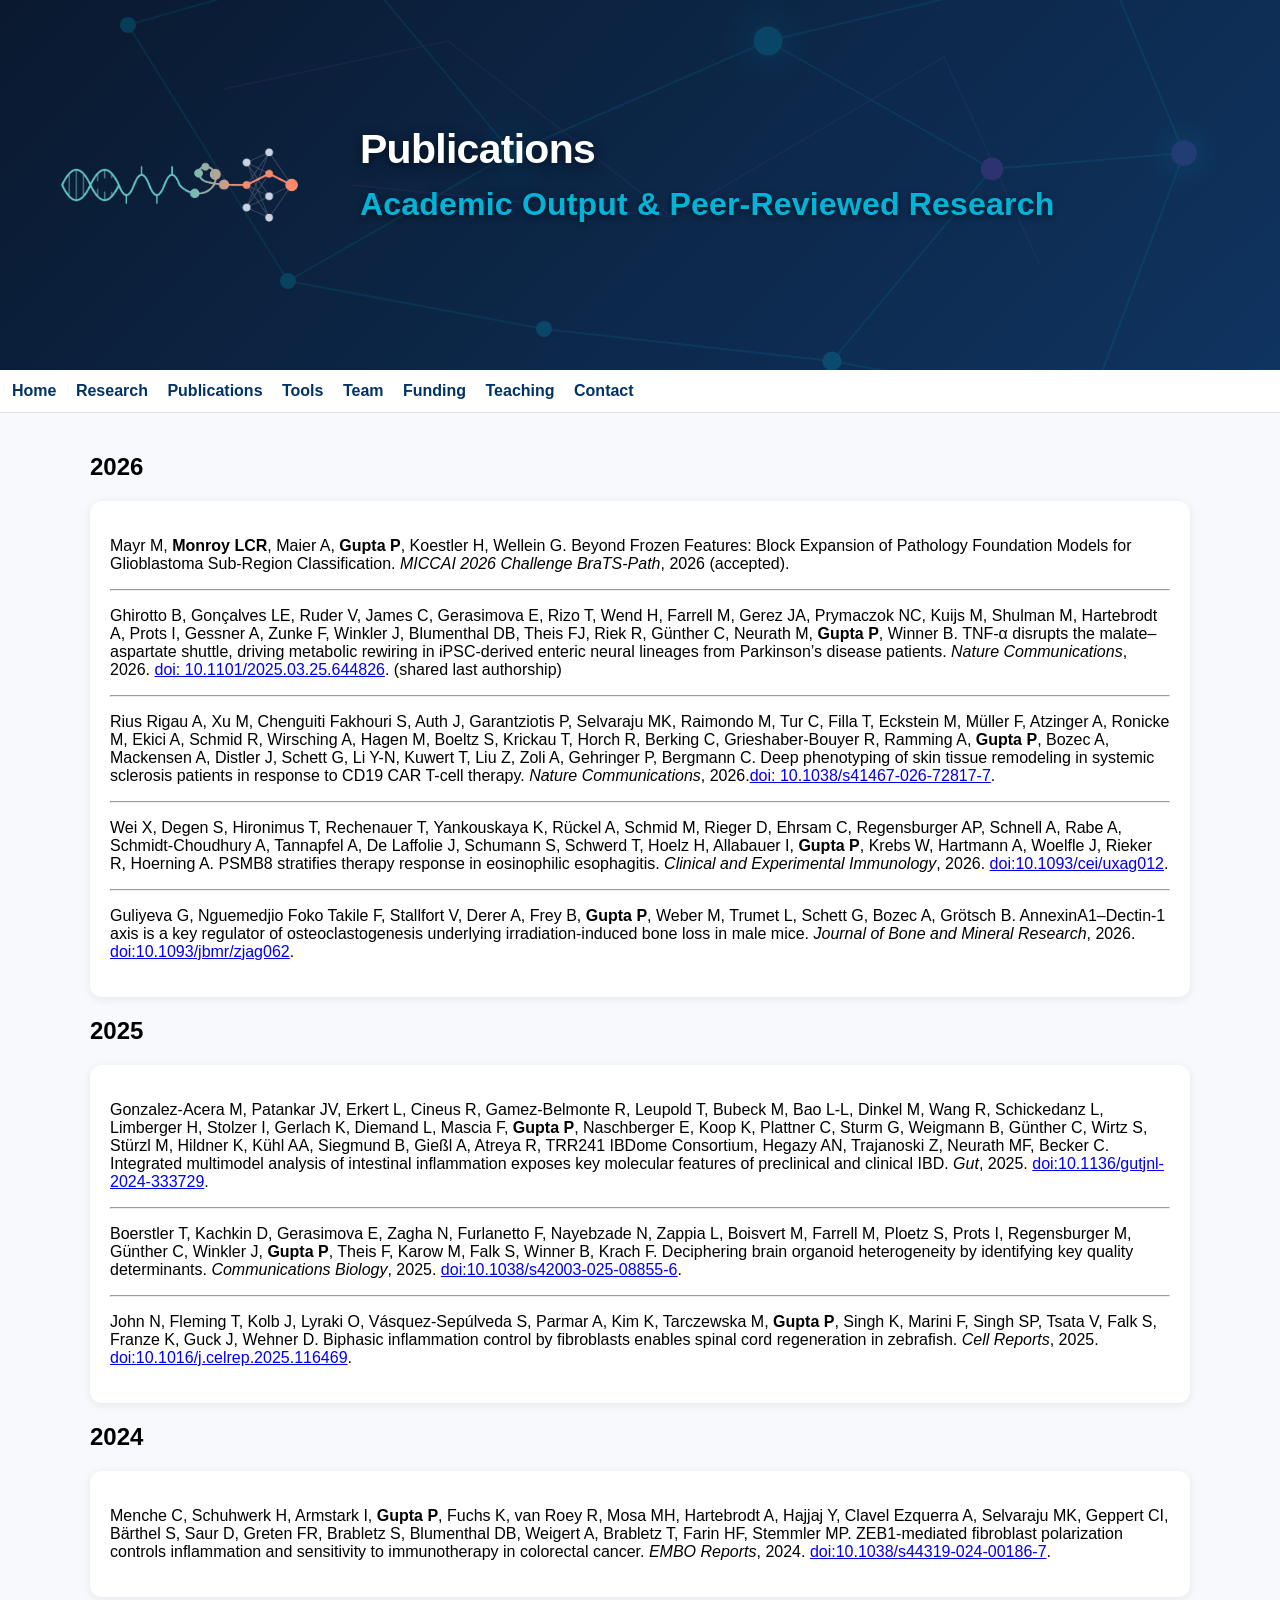
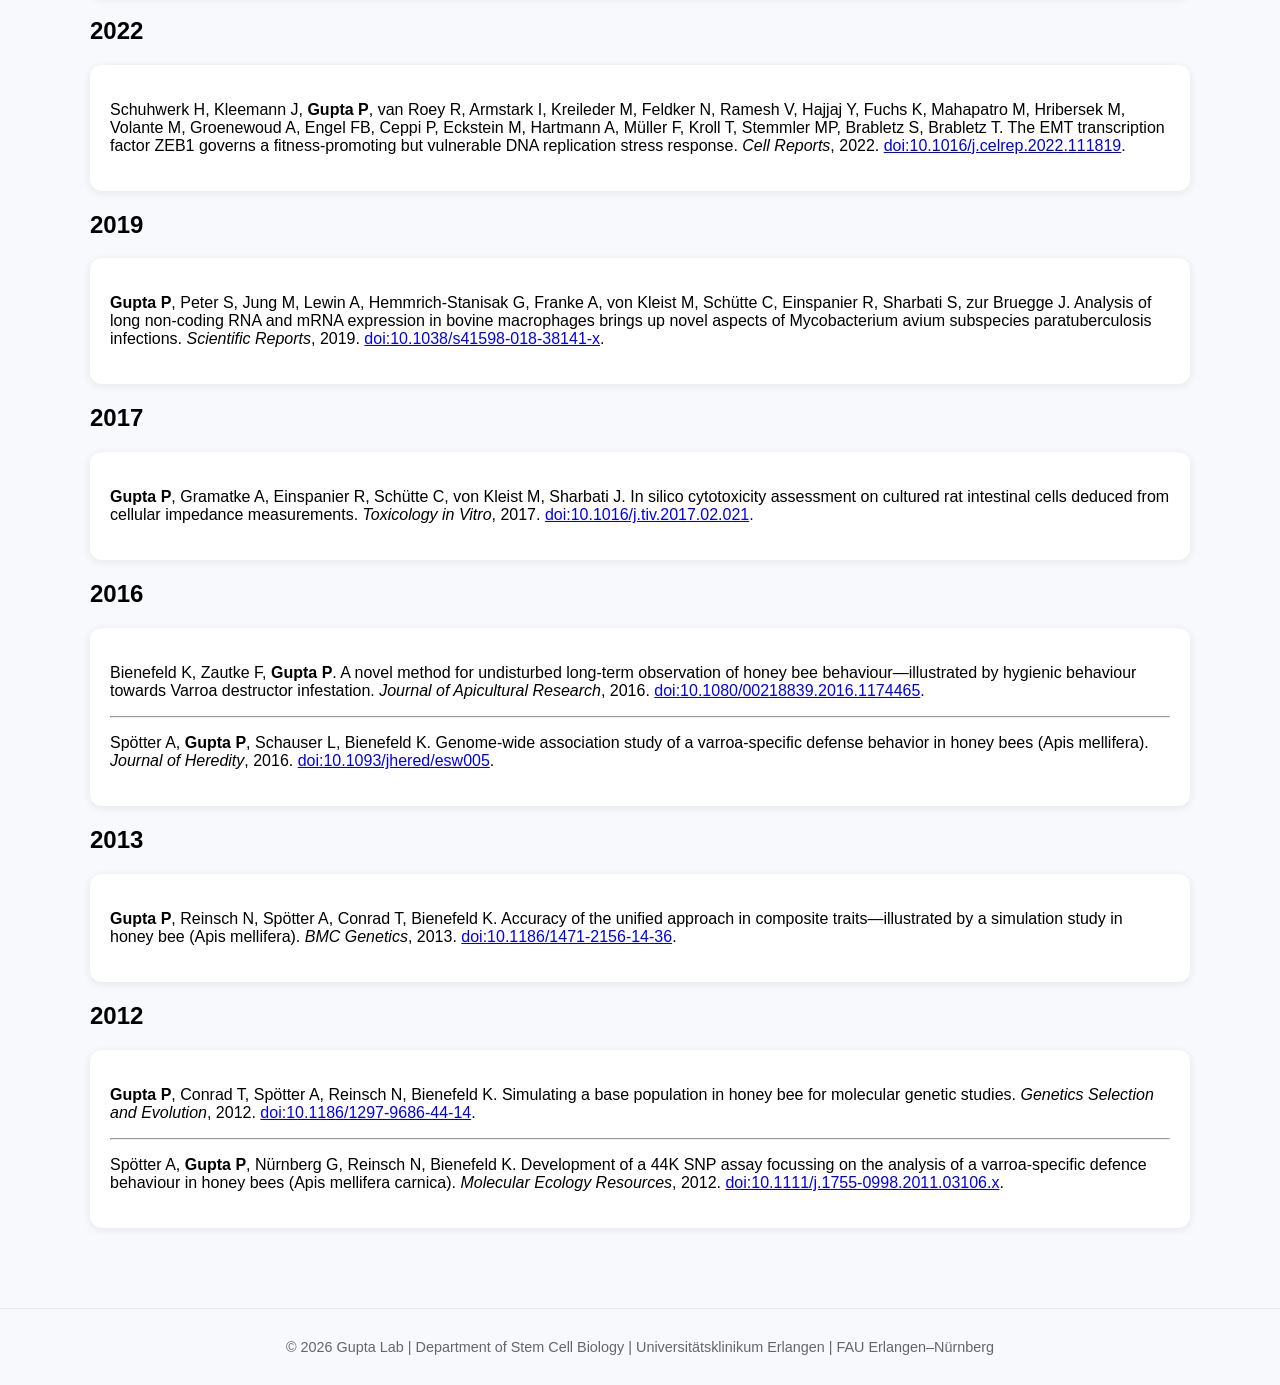
<file: publications.html>
<!DOCTYPE html>
<html lang="en">
<head>
    <meta charset="UTF-8">
    <meta name="viewport" content="width=device-width, initial-scale=1.0">
    <title>Publications | Gupta Lab</title>
    <link rel="stylesheet" href="style.css">

    <style>
        .hero-banner {
            background: linear-gradient(135deg, #0a192f 0%, #0f3460 100%);
            padding: 45px 40px;
            color: #ffffff;
            position: relative;
            overflow: hidden;
            min-height: 320px;
            display: flex;
            align-items: center;
            justify-content: center;
            box-sizing: border-box;
        }

        .hero-inner {
            position: relative;
            z-index: 2;
            width: 100%;
            max-width: 1250px;
            margin: 0 auto;
            display: flex;
            align-items: center;
            justify-content: flex-start;
            gap: 40px;
        }

        .hero-logo {
            flex: 0 0 280px;
            display: flex;
            align-items: center;
            justify-content: center;
        }

        .hero-logo img {
            display: block;
            width: 280px;
            height: 280px;
            max-width: 100%;
            object-fit: contain;
            background: transparent;
        }

        .hero-text {
            flex: 1;
            min-width: 0;
            text-align: left;
            padding-left: 0;
        }

        .hero-text h1 {
            font-size: clamp(2.3rem, 3.2vw, 3.2rem);
            line-height: 1.15;
            margin: 0 0 12px 0;
            font-weight: 700;
            letter-spacing: -0.7px;
            text-shadow: 0 3px 12px rgba(0,0,0,0.6);
        }

        .hero-text .lab-name {
            font-size: 2rem;
            line-height: 1.2;
            margin: 0 0 20px 0;
            color: #00b4d8;
            font-weight: 700;
            letter-spacing: 0.2px;
            text-shadow: 0 2px 6px rgba(0,0,0,0.5);
        }

        .hero-text .hero-description {
            font-size: 0.9rem;
            line-height: 1.7;
            font-weight: 600;
            color: #e2e8f0;
            text-transform: uppercase;
            letter-spacing: 1.2px;
            word-spacing: 2px;
            opacity: 0.95;
            background: rgba(255,255,255,0.08);
            padding: 10px 16px;
            border-radius: 12px;
            display: inline-block;
            border: 1px solid rgba(255,255,255,0.15);
        }

        @media (min-width: 761px) and (max-width: 1000px) {
            .hero-banner {
                padding: 40px 25px;
            }

            .hero-inner {
                gap: 25px;
            }

            .hero-logo {
                flex-basis: 220px;
            }

            .hero-logo img {
                width: 220px;
                height: 220px;
            }

            .hero-text h1 {
                font-size: 2.4rem;
            }

            .hero-text .lab-name {
                font-size: 1.8rem;
            }

            .hero-text .hero-description {
                font-size: 0.78rem;
            }
        }

        @media (max-width: 760px) {
            .hero-banner {
                padding: 30px 20px;
            }

            .hero-inner {
                flex-direction: column;
                gap: 18px;
            }

            .hero-logo {
                flex: 0 0 auto;
            }

            .hero-logo img {
                width: 180px;
                height: 180px;
            }

            .hero-text {
                text-align: center;
            }

            .hero-text h1 {
                font-size: 2rem;
                line-height: 1.2;
                margin-bottom: 10px;
            }

            .hero-text .lab-name {
                font-size: 1.7rem;
                margin-bottom: 16px;
            }

            .hero-text .hero-description {
                font-size: 0.75rem;
                letter-spacing: 0.8px;
                padding: 8px 12px;
            }
        }

        @media (max-width: 380px) {
            .hero-logo img {
                width: 155px;
                height: 155px;
            }

            .hero-text h1 {
                font-size: 1.7rem;
            }

            .hero-text .lab-name {
                font-size: 1.5rem;
            }
        }
    </style>
</head>
<body>

    <div class="hero-banner">  

        <svg style="position: absolute; top: 0; left: 0; width: 100%; height: 100%; opacity: 0.22; pointer-events: none;" xmlns="http://www.w3.org/2000/svg" viewBox="0 0 800 400" preserveAspectRatio="xMidYMid slice">
            <defs>
                <radialGradient id="nodeGlow" cx="50%" cy="50%" r="50%">
                    <stop offset="0%" stop-color="#00b4d8" stop-opacity="1"/>
                    <stop offset="100%" stop-color="#00b4d8" stop-opacity="0"/>
                </radialGradient>
            </defs>
            <path d="M 80,100 L 220,60 L 320,180 L 180,260 L 80,100 M 320,180 L 480,110 L 620,190 L 520,310 L 340,290 L 180,260 M 480,110 L 690,60 L 740,180 L 620,190 M 520,310 L 680,340 L 740,180" stroke="#00b4d8" stroke-width="1.2" fill="none" opacity="0.5" />
            <path d="M 140,140 L 280,110 L 420,220 L 220,200 M 420,220 L 590,120 L 650,250" stroke="#9d4edd" stroke-width="1" fill="none" opacity="0.4" />
            <circle cx="80" cy="100" r="5" fill="#00b4d8" />
            <circle cx="220" cy="60" r="7" fill="#9d4edd" />
            <circle cx="180" cy="260" r="5" fill="#00b4d8" />
            <circle cx="320" cy="180" r="8" fill="#00b4d8" />
            <circle cx="480" cy="110" r="9" fill="#00b4d8" />
            <circle cx="620" cy="190" r="7" fill="#9d4edd" />
            <circle cx="520" cy="310" r="6" fill="#00b4d8" />
            <circle cx="690" cy="60" r="4" fill="#00b4d8" />
            <circle cx="740" cy="180" r="8" fill="#9d4edd" />
            <circle cx="340" cy="290" r="5" fill="#00b4d8" />
            <circle cx="320" cy="180" r="25" fill="url(#nodeGlow)" opacity="0.4"/>
            <circle cx="480" cy="110" r="30" fill="url(#nodeGlow)" opacity="0.3"/>
            <circle cx="740" cy="180" r="25" fill="url(#nodeGlow)" opacity="0.4"/>
        </svg>

        <div class="hero-inner">

            <div class="hero-logo">
                <img src="images/gupta-lab-logo.png" alt="Gupta Lab Logo">
            </div>

            <div class="hero-text">
                <h1> Publications </h1>

                <p class="lab-name">Academic Output & Peer-Reviewed Research</p>

            </div>

        </div>
    </div>

    <!-- Synchronized Navigation -->
    <nav>
        <a href="index.html">Home</a>
        <a href="research.html">Research</a>
        <a href="publications.html">Publications</a>
        <a href="tools.html">Tools</a>
        <a href="team.html">Team</a>
        <a href="funding.html">Funding</a>
        <a href="teaching.html">Teaching</a>
        <a href="contact.html">Contact</a>
    </nav>

    <div class="container">
        
        <!-- 2026 -->
        <section>
            <h2>2026</h2>
            <div class="card">
                <p>Mayr M, <strong>Monroy LCR</strong>, Maier A, <strong>Gupta P</strong>, Koestler H, Wellein G. Beyond Frozen Features: Block Expansion of Pathology Foundation Models for Glioblastoma Sub-Region Classification. <em>MICCAI 2026 Challenge BraTS-Path</em>, 2026 (accepted).</p>
                <hr>
                <p>Ghirotto B, Gonçalves LE, Ruder V, James C, Gerasimova E, Rizo T, Wend H, Farrell M, Gerez JA, Prymaczok NC, Kuijs M, Shulman M, Hartebrodt A, Prots I, Gessner A, Zunke F, Winkler J, Blumenthal DB, Theis FJ, Riek R, Günther C, Neurath M, <strong>Gupta P</strong>, Winner B. TNF-α disrupts the malate–aspartate shuttle, driving metabolic rewiring in iPSC-derived enteric neural lineages from Parkinson’s disease patients. <em>Nature Communications</em>, 2026. <a href="https://doi.org/10.1101/2025.03.25.644826" target="_blank">doi: 10.1101/2025.03.25.644826</a>. (shared last authorship)</p>
                <hr>
                <p>Rius Rigau A, Xu M, Chenguiti Fakhouri S, Auth J, Garantziotis P, Selvaraju MK, Raimondo M, Tur C, Filla T, Eckstein M, Müller F, Atzinger A, Ronicke M, Ekici A, Schmid R, Wirsching A, Hagen M, Boeltz S, Krickau T, Horch R, Berking C, Grieshaber-Bouyer R, Ramming A, <strong>Gupta P</strong>, Bozec A, Mackensen A, Distler J, Schett G, Li Y-N, Kuwert T, Liu Z, Zoli A, Gehringer P, Bergmann C. Deep phenotyping of skin tissue remodeling in systemic sclerosis patients in response to CD19 CAR T-cell therapy. <em>Nature Communications</em>, 2026.<a href="https://doi.org/10.1038/s41467-026-72817-7" target="_blank">doi: 10.1038/s41467-026-72817-7</a>.</p> 
                <hr>
                <p>Wei X, Degen S, Hironimus T, Rechenauer T, Yankouskaya K, Rückel A, Schmid M, Rieger D, Ehrsam C, Regensburger AP, Schnell A, Rabe A, Schmidt-Choudhury A, Tannapfel A, De Laffolie J, Schumann S, Schwerd T, Hoelz H, Allabauer I, <strong>Gupta P</strong>, Krebs W, Hartmann A, Woelfle J, Rieker R, Hoerning A. PSMB8 stratifies therapy response in eosinophilic esophagitis. <em>Clinical and Experimental Immunology</em>, 2026. <a href="https://doi.org/10.1093/cei/uxag012" target="_blank">doi:10.1093/cei/uxag012</a>.</p>
                <hr>
                <p>Guliyeva G, Nguemedjio Foko Takile F, Stallfort V, Derer A, Frey B, <strong>Gupta P</strong>, Weber M, Trumet L, Schett G, Bozec A, Grötsch B. AnnexinA1–Dectin-1 axis is a key regulator of osteoclastogenesis underlying irradiation-induced bone loss in male mice. <em>Journal of Bone and Mineral Research</em>, 2026. <a href="https://doi.org/10.1093/jbmr/zjag062" target="_blank">doi:10.1093/jbmr/zjag062</a>.</p>
            </div>
        </section>

        <!-- 2025 -->
        <section>
            <h2>2025</h2>
            <div class="card">
                <p>Gonzalez-Acera M, Patankar JV, Erkert L, Cineus R, Gamez-Belmonte R, Leupold T, Bubeck M, Bao L-L, Dinkel M, Wang R, Schickedanz L, Limberger H, Stolzer I, Gerlach K, Diemand L, Mascia F, <strong>Gupta P</strong>, Naschberger E, Koop K, Plattner C, Sturm G, Weigmann B, Günther C, Wirtz S, Stürzl M, Hildner K, Kühl AA, Siegmund B, Gießl A, Atreya R, TRR241 IBDome Consortium, Hegazy AN, Trajanoski Z, Neurath MF, Becker C. Integrated multimodel analysis of intestinal inflammation exposes key molecular features of preclinical and clinical IBD. <em>Gut</em>, 2025. <a href="https://doi.org/10.1136/gutjnl-2024-333729" target="_blank">doi:10.1136/gutjnl-2024-333729</a>.</p>
                <hr>
                <p>Boerstler T, Kachkin D, Gerasimova E, Zagha N, Furlanetto F, Nayebzade N, Zappia L, Boisvert M, Farrell M, Ploetz S, Prots I, Regensburger M, Günther C, Winkler J, <strong>Gupta P</strong>, Theis F, Karow M, Falk S, Winner B, Krach F. Deciphering brain organoid heterogeneity by identifying key quality determinants. <em>Communications Biology</em>, 2025. <a href="https://doi.org/10.1038/s42003-025-08855-6" target="_blank">doi:10.1038/s42003-025-08855-6</a>.</p>
                <hr>
                <p>John N, Fleming T, Kolb J, Lyraki O, Vásquez-Sepúlveda S, Parmar A, Kim K, Tarczewska M, <strong>Gupta P</strong>, Singh K, Marini F, Singh SP, Tsata V, Falk S, Franze K, Guck J, Wehner D. Biphasic inflammation control by fibroblasts enables spinal cord regeneration in zebrafish. <em>Cell Reports</em>, 2025. <a href="https://doi.org/10.1016/j.celrep.2025.116469" target="_blank">doi:10.1016/j.celrep.2025.116469</a>.</p>
            </div>
        </section>

        <!-- 2024 -->
        <section>
            <h2>2024</h2>
            <div class="card">
                <p>Menche C, Schuhwerk H, Armstark I, <strong>Gupta P</strong>, Fuchs K, van Roey R, Mosa MH, Hartebrodt A, Hajjaj Y, Clavel Ezquerra A, Selvaraju MK, Geppert CI, Bärthel S, Saur D, Greten FR, Brabletz S, Blumenthal DB, Weigert A, Brabletz T, Farin HF, Stemmler MP. ZEB1-mediated fibroblast polarization controls inflammation and sensitivity to immunotherapy in colorectal cancer. <em>EMBO Reports</em>, 2024. <a href="https://doi.org/10.1038/s44319-024-00186-7" target="_blank">doi:10.1038/s44319-024-00186-7</a>.</p>
            </div>
        </section>

        <!-- 2022 -->
        <section>
            <h2>2022</h2>
            <div class="card">
                <p>Schuhwerk H, Kleemann J, <strong>Gupta P</strong>, van Roey R, Armstark I, Kreileder M, Feldker N, Ramesh V, Hajjaj Y, Fuchs K, Mahapatro M, Hribersek M, Volante M, Groenewoud A, Engel FB, Ceppi P, Eckstein M, Hartmann A, Müller F, Kroll T, Stemmler MP, Brabletz S, Brabletz T. The EMT transcription factor ZEB1 governs a fitness-promoting but vulnerable DNA replication stress response. <em>Cell Reports</em>, 2022. <a href="https://doi.org/10.1016/j.celrep.2022.111819" target="_blank">doi:10.1016/j.celrep.2022.111819</a>.</p>
            </div>
        </section>

        <!-- 2019 -->
        <section>
            <h2>2019</h2>
            <div class="card">
                <p><strong>Gupta P</strong>, Peter S, Jung M, Lewin A, Hemmrich-Stanisak G, Franke A, von Kleist M, Schütte C, Einspanier R, Sharbati S, zur Bruegge J. Analysis of long non-coding RNA and mRNA expression in bovine macrophages brings up novel aspects of Mycobacterium avium subspecies paratuberculosis infections. <em>Scientific Reports</em>, 2019. <a href="https://doi.org/10.1038/s41598-018-38141-x" target="_blank">doi:10.1038/s41598-018-38141-x</a>.</p>
            </div>
        </section>

        <!-- 2017 -->
        <section>
            <h2>2017</h2>
            <div class="card">
                <p><strong>Gupta P</strong>, Gramatke A, Einspanier R, Schütte C, von Kleist M, Sharbati J. In silico cytotoxicity assessment on cultured rat intestinal cells deduced from cellular impedance measurements. <em>Toxicology in Vitro</em>, 2017. <a href="https://doi.org/10.1016/j.tiv.2017.02.021" target="_blank">doi:10.1016/j.tiv.2017.02.021</a>.</p>
            </div>
        </section>

        <!-- 2016 -->
        <section>
            <h2>2016</h2>
            <div class="card">
                <p>Bienefeld K, Zautke F, <strong>Gupta P</strong>. A novel method for undisturbed long-term observation of honey bee behaviour—illustrated by hygienic behaviour towards Varroa destructor infestation. <em>Journal of Apicultural Research</em>, 2016. <a href="https://doi.org/10.1080/00218839.2016.1174465" target="_blank">doi:10.1080/00218839.2016.1174465</a>.</p>
                <hr>
                <p>Spötter A, <strong>Gupta P</strong>, Schauser L, Bienefeld K. Genome-wide association study of a varroa-specific defense behavior in honey bees (Apis mellifera). <em>Journal of Heredity</em>, 2016. <a href="https://doi.org/10.1093/jhered/esw005" target="_blank">doi:10.1093/jhered/esw005</a>.</p>
            </div>
        </section>

        <!-- 2013 -->
        <section>
            <h2>2013</h2>
            <div class="card">
                <p><strong>Gupta P</strong>, Reinsch N, Spötter A, Conrad T, Bienefeld K. Accuracy of the unified approach in composite traits—illustrated by a simulation study in honey bee (Apis mellifera). <em>BMC Genetics</em>, 2013. <a href="https://doi.org/10.1186/1471-2156-14-36" target="_blank">doi:10.1186/1471-2156-14-36</a>.</p>
            </div>
        </section>

        <!-- 2012 -->
        <section>
            <h2>2012</h2>
            <div class="card">
                <p><strong>Gupta P</strong>, Conrad T, Spötter A, Reinsch N, Bienefeld K. Simulating a base population in honey bee for molecular genetic studies. <em>Genetics Selection and Evolution</em>, 2012. <a href="https://doi.org/10.1186/1297-9686-44-14" target="_blank">doi:10.1186/1297-9686-44-14</a>.</p>
                <hr>
                <p>Spötter A, <strong>Gupta P</strong>, Nürnberg G, Reinsch N, Bienefeld K. Development of a 44K SNP assay focussing on the analysis of a varroa-specific defence behaviour in honey bees (Apis mellifera carnica). <em>Molecular Ecology Resources</em>, 2012. <a href="https://doi.org/10.1111/j.1755-0998.2011.03106.x" target="_blank">doi:10.1111/j.1755-0998.2011.03106.x</a>.</p>
            </div>
        </section>

    </div>

    <!-- Synchronized Footer -->
    <footer style="text-align:center; padding:30px; color:#666; font-size:0.9rem; margin-top: 40px; border-top: 1px solid #e2e8f0;">
        &copy; 2026 Gupta Lab | Department of Stem Cell Biology | Universitätsklinikum Erlangen | FAU Erlangen&ndash;Nürnberg
    </footer>

</body>
</html>
</file>
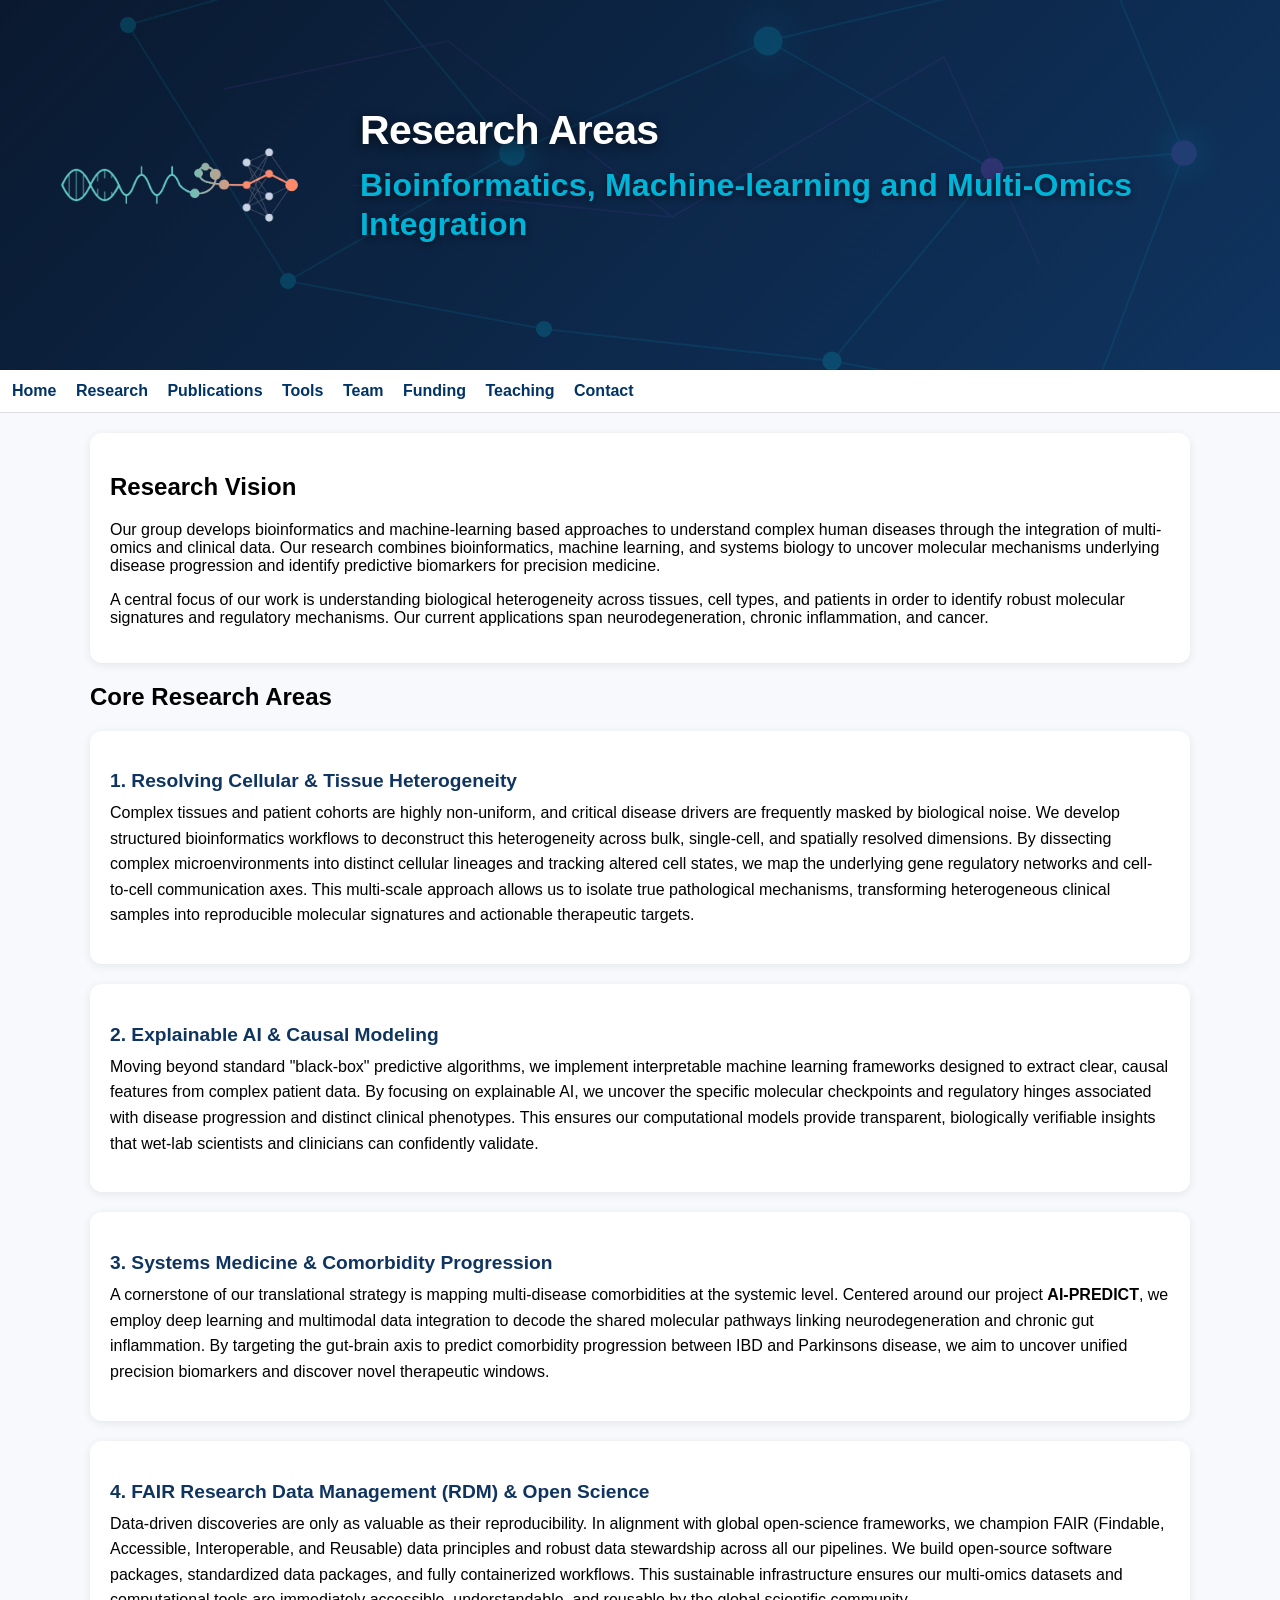
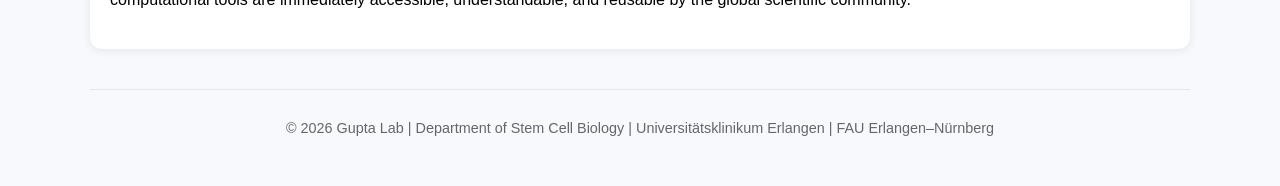
<file: research.html>
<!DOCTYPE html>
<html lang="en">
<head>
    <meta charset="UTF-8">
    <meta name="viewport" content="width=device-width, initial-scale=1.0">
    <title>Research | Gupta Lab</title>
    <link rel="stylesheet" href="style.css">

    <style>
        .hero-banner {
            background: linear-gradient(135deg, #0a192f 0%, #0f3460 100%);
            padding: 45px 40px;
            color: #ffffff;
            position: relative;
            overflow: hidden;
            min-height: 320px;
            display: flex;
            align-items: center;
            justify-content: center;
            box-sizing: border-box;
        }

        .hero-inner {
            position: relative;
            z-index: 2;
            width: 100%;
            max-width: 1250px;
            margin: 0 auto;
            display: flex;
            align-items: center;
            justify-content: flex-start;
            gap: 40px;
        }

        .hero-logo {
            flex: 0 0 280px;
            display: flex;
            align-items: center;
            justify-content: center;
        }

        .hero-logo img {
            display: block;
            width: 280px;
            height: 280px;
            max-width: 100%;
            object-fit: contain;
            background: transparent;
        }

        .hero-text {
            flex: 1;
            min-width: 0;
            text-align: left;
            padding-left: 0;
        }

        .hero-text h1 {
            font-size: clamp(2.3rem, 3.2vw, 3.2rem);
            line-height: 1.15;
            margin: 0 0 12px 0;
            font-weight: 700;
            letter-spacing: -0.7px;
            text-shadow: 0 3px 12px rgba(0,0,0,0.6);
        }

        .hero-text .lab-name {
            font-size: 2rem;
            line-height: 1.2;
            margin: 0 0 20px 0;
            color: #00b4d8;
            font-weight: 700;
            letter-spacing: 0.2px;
            text-shadow: 0 2px 6px rgba(0,0,0,0.5);
        }

        .hero-text .hero-description {
            font-size: 0.9rem;
            line-height: 1.7;
            font-weight: 600;
            color: #e2e8f0;
            text-transform: uppercase;
            letter-spacing: 1.2px;
            word-spacing: 2px;
            opacity: 0.95;
            background: rgba(255,255,255,0.08);
            padding: 10px 16px;
            border-radius: 12px;
            display: inline-block;
            border: 1px solid rgba(255,255,255,0.15);
        }

        @media (min-width: 761px) and (max-width: 1000px) {
            .hero-banner {
                padding: 40px 25px;
            }

            .hero-inner {
                gap: 25px;
            }

            .hero-logo {
                flex-basis: 220px;
            }

            .hero-logo img {
                width: 220px;
                height: 220px;
            }

            .hero-text h1 {
                font-size: 2.4rem;
            }

            .hero-text .lab-name {
                font-size: 1.8rem;
            }

            .hero-text .hero-description {
                font-size: 0.78rem;
            }
        }

        @media (max-width: 760px) {
            .hero-banner {
                padding: 30px 20px;
            }

            .hero-inner {
                flex-direction: column;
                gap: 18px;
            }

            .hero-logo {
                flex: 0 0 auto;
            }

            .hero-logo img {
                width: 180px;
                height: 180px;
            }

            .hero-text {
                text-align: center;
            }

            .hero-text h1 {
                font-size: 2rem;
                line-height: 1.2;
                margin-bottom: 10px;
            }

            .hero-text .lab-name {
                font-size: 1.7rem;
                margin-bottom: 16px;
            }

            .hero-text .hero-description {
                font-size: 0.75rem;
                letter-spacing: 0.8px;
                padding: 8px 12px;
            }
        }

        @media (max-width: 380px) {
            .hero-logo img {
                width: 155px;
                height: 155px;
            }

            .hero-text h1 {
                font-size: 1.7rem;
            }

            .hero-text .lab-name {
                font-size: 1.5rem;
            }
        }
    </style>
</head>
<body>

    <div class="hero-banner">  

        <svg style="position: absolute; top: 0; left: 0; width: 100%; height: 100%; opacity: 0.22; pointer-events: none;" xmlns="http://www.w3.org/2000/svg" viewBox="0 0 800 400" preserveAspectRatio="xMidYMid slice">
            <defs>
                <radialGradient id="nodeGlow" cx="50%" cy="50%" r="50%">
                    <stop offset="0%" stop-color="#00b4d8" stop-opacity="1"/>
                    <stop offset="100%" stop-color="#00b4d8" stop-opacity="0"/>
                </radialGradient>
            </defs>
            <path d="M 80,100 L 220,60 L 320,180 L 180,260 L 80,100 M 320,180 L 480,110 L 620,190 L 520,310 L 340,290 L 180,260 M 480,110 L 690,60 L 740,180 L 620,190 M 520,310 L 680,340 L 740,180" stroke="#00b4d8" stroke-width="1.2" fill="none" opacity="0.5" />
            <path d="M 140,140 L 280,110 L 420,220 L 220,200 M 420,220 L 590,120 L 650,250" stroke="#9d4edd" stroke-width="1" fill="none" opacity="0.4" />
            <circle cx="80" cy="100" r="5" fill="#00b4d8" />
            <circle cx="220" cy="60" r="7" fill="#9d4edd" />
            <circle cx="180" cy="260" r="5" fill="#00b4d8" />
            <circle cx="320" cy="180" r="8" fill="#00b4d8" />
            <circle cx="480" cy="110" r="9" fill="#00b4d8" />
            <circle cx="620" cy="190" r="7" fill="#9d4edd" />
            <circle cx="520" cy="310" r="6" fill="#00b4d8" />
            <circle cx="690" cy="60" r="4" fill="#00b4d8" />
            <circle cx="740" cy="180" r="8" fill="#9d4edd" />
            <circle cx="340" cy="290" r="5" fill="#00b4d8" />
            <circle cx="320" cy="180" r="25" fill="url(#nodeGlow)" opacity="0.4"/>
            <circle cx="480" cy="110" r="30" fill="url(#nodeGlow)" opacity="0.3"/>
            <circle cx="740" cy="180" r="25" fill="url(#nodeGlow)" opacity="0.4"/>
        </svg>

        <div class="hero-inner">

            <div class="hero-logo">
                <img src="images/gupta-lab-logo.png" alt="Gupta Lab Logo">
            </div>

            <div class="hero-text">
                <h1> Research Areas</h1>

                <p class="lab-name">Bioinformatics, Machine-learning and Multi-Omics Integration </p>

            </div>

        </div>
    </div>

    <!-- Synchronized Navigation -->
    <nav>
        <a href="index.html">Home</a>
        <a href="research.html">Research</a>
        <a href="publications.html">Publications</a>
        <a href="tools.html">Tools</a>
        <a href="team.html">Team</a>
        <a href="funding.html">Funding</a>
        <a href="teaching.html">Teaching</a>
        <a href="contact.html">Contact</a>
    </nav>

    <div class="container">

 <!-- Research Vision Overview -->
        <section class="card">
            <h2>Research Vision</h2>
            <p>Our group develops bioinformatics and machine-learning based approaches to understand complex human diseases through the integration of multi-omics and clinical data. Our research combines bioinformatics, machine learning, and systems biology to uncover molecular mechanisms underlying disease progression and identify predictive biomarkers for precision medicine.</p>
            <p>A central focus of our work is understanding biological heterogeneity across tissues, cell types, and patients in order to identify robust molecular signatures and regulatory mechanisms. Our current applications span neurodegeneration, chronic inflammation, and cancer.</p>
        </section>

  <section>
            <h2>Core Research Areas</h2>

    <div class="card"> 
        
        <!-- Pillar 1: Heterogeneity -->
        <h3 style="color: #0f3460; font-size: 1.2rem; margin-bottom: 8px;">1. Resolving Cellular & Tissue Heterogeneity</h3>
        <p style="margin-top: 0; line-height: 1.6;">
            Complex tissues and patient cohorts are highly non-uniform, and critical disease drivers are frequently masked by biological noise. We develop structured bioinformatics workflows to deconstruct this heterogeneity across bulk, single-cell, and spatially resolved dimensions. By dissecting complex microenvironments into distinct cellular lineages and tracking altered cell states, we map the underlying gene regulatory networks and cell-to-cell communication axes. This multi-scale approach allows us to isolate true pathological mechanisms, transforming heterogeneous clinical samples into reproducible molecular signatures and actionable therapeutic targets.
        </p>

    </div>

    <div class="card">        
        <!-- Pillar 2: Explainable AI -->
        <h3 style="color: #0f3460; font-size: 1.2rem; margin-bottom: 8px; margin-top: 20px;">2. Explainable AI & Causal Modeling</h3>
        <p style="margin-top: 0; line-height: 1.6;">
            Moving beyond standard "black-box" predictive algorithms, we implement interpretable machine learning frameworks designed to extract clear, causal features from complex patient data. By focusing on explainable AI, we uncover the specific molecular checkpoints and regulatory hinges associated with disease progression and distinct clinical phenotypes. This ensures our computational models provide transparent, biologically verifiable insights that wet-lab scientists and clinicians can confidently validate.
        </p>
    </div>

    <div class="card">

        <!-- Pillar 3: Comorbidity -->
        <h3 style="color: #0f3460; font-size: 1.2rem; margin-bottom: 8px; margin-top: 20px;">3. Systems Medicine & Comorbidity Progression</h3>
        <p style="margin-top: 0; line-height: 1.6;">
            A cornerstone of our translational strategy is mapping multi-disease comorbidities at the systemic level. Centered around our project <strong>AI-PREDICT</strong>, we employ deep learning and multimodal data integration to decode the shared molecular pathways linking neurodegeneration and chronic gut inflammation. By targeting the gut-brain axis to predict comorbidity progression between IBD and Parkinsons disease, we aim to uncover unified precision biomarkers and discover novel therapeutic windows.
        </p>
    </div>

    <div class="card">

        <!-- Pillar 4: FAIR RDM -->
        <h3 style="color: #0f3460; font-size: 1.2rem; margin-bottom: 8px; margin-top: 20px;">4. FAIR Research Data Management (RDM) & Open Science</h3>
        <p style="margin-top: 0; line-height: 1.6;">
            Data-driven discoveries are only as valuable as their reproducibility. In alignment with global open-science frameworks, we champion FAIR (Findable, Accessible, Interoperable, and Reusable) data principles and robust data stewardship across all our pipelines. We build open-source software packages, standardized data packages, and fully containerized workflows. This sustainable infrastructure ensures our multi-omics datasets and computational tools are immediately accessible, understandable, and reusable by the global scientific community.
        </p>

    </div>
</section>

    <!-- Synchronized Footer -->
    <footer style="text-align:center; padding:30px; color:#666; font-size:0.9rem; margin-top: 40px; border-top: 1px solid #e2e8f0;">
        &copy; 2026 Gupta Lab | Department of Stem Cell Biology | Universitätsklinikum Erlangen | FAU Erlangen&ndash;Nürnberg
    </footer>

</body>
</html>
</file>
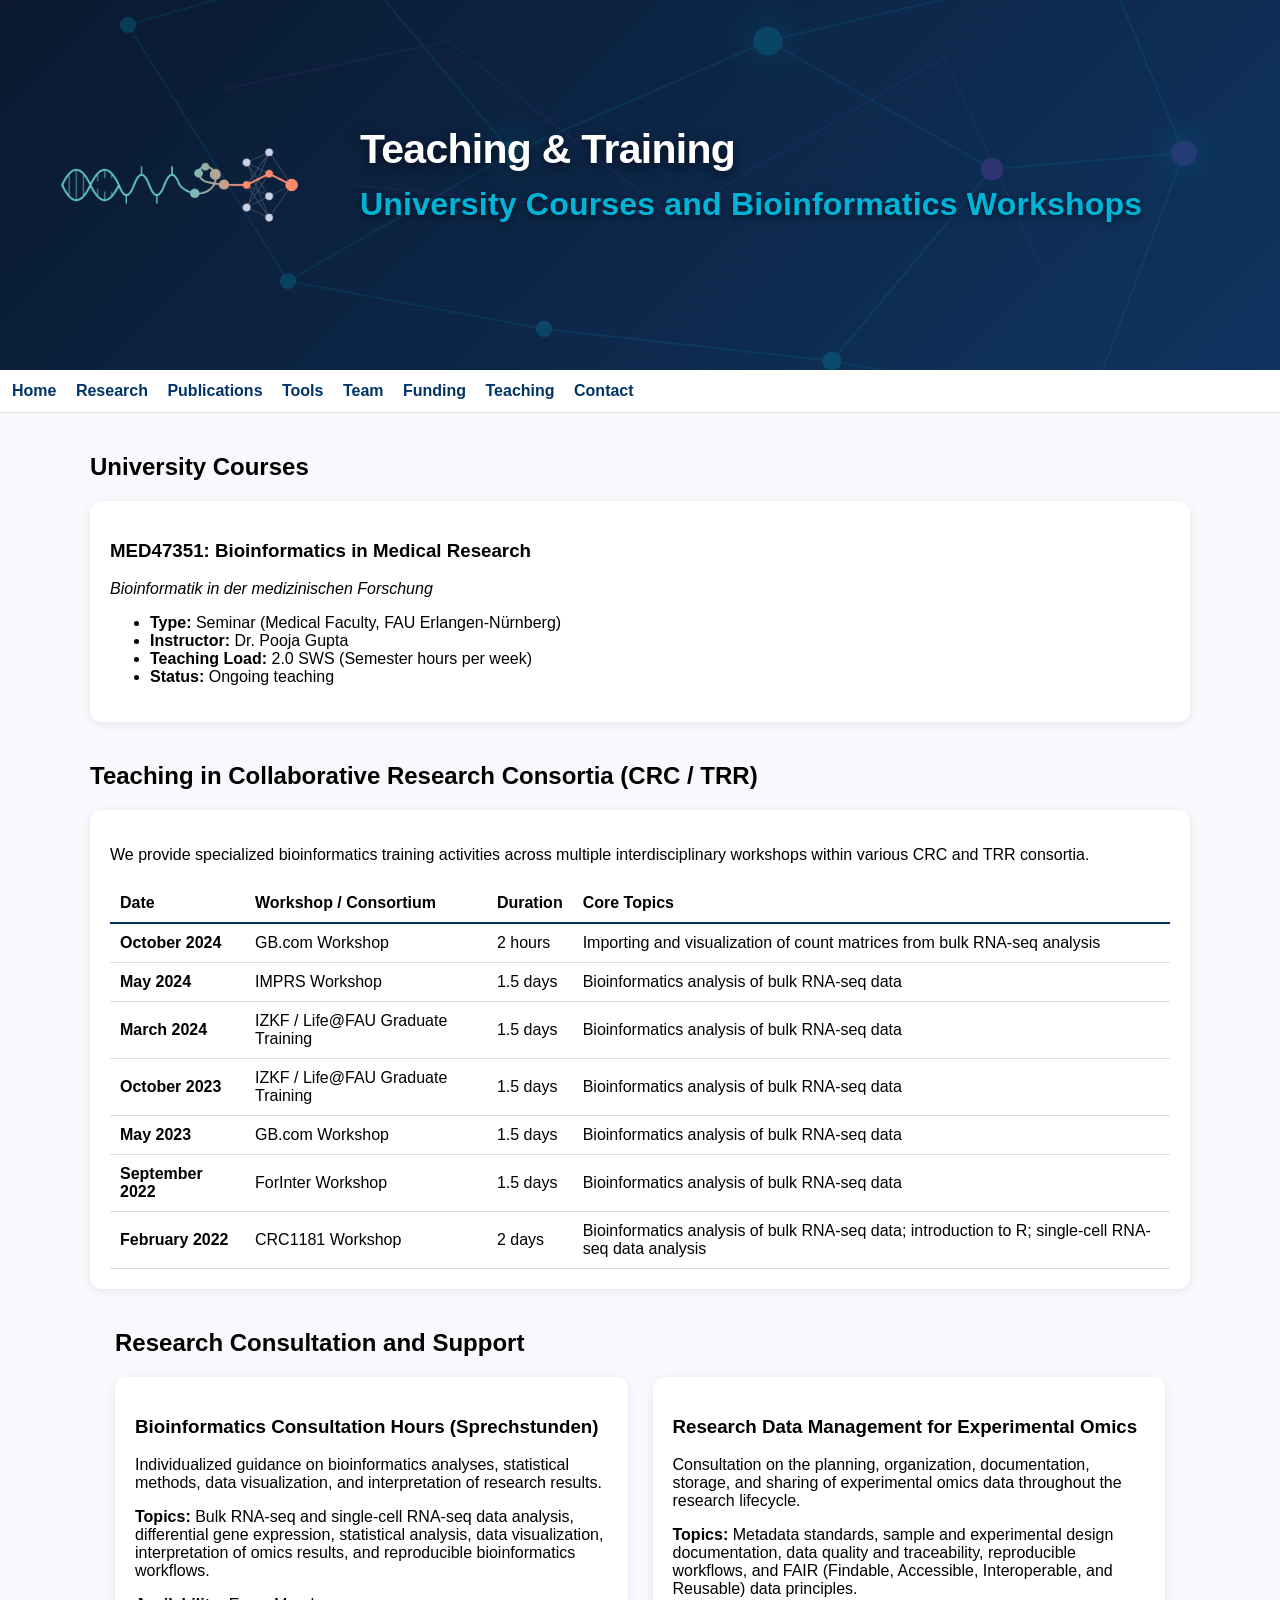
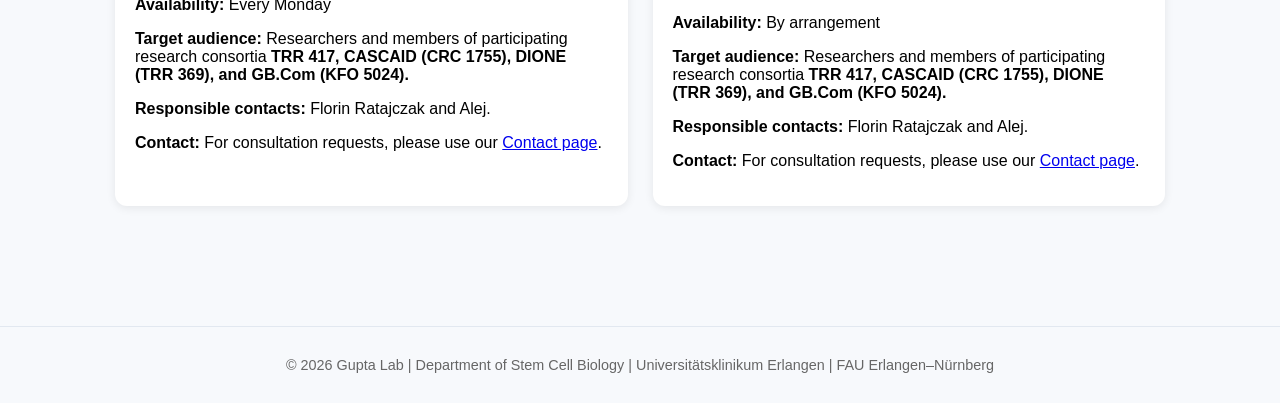
<file: teaching.html>
<!DOCTYPE html>
<html lang="en">
<head>
    <meta charset="UTF-8">
    <meta name="viewport" content="width=device-width, initial-scale=1.0">
    <title>Teaching and Collaborative Support | Gupta Lab</title>
    <link rel="stylesheet" href="style.css">

    <style>
        /* Hero banner */
        .hero-banner {
            background: linear-gradient(135deg, #0a192f 0%, #0f3460 100%);
            padding: 45px 40px;
            color: #ffffff;
            position: relative;
            overflow: hidden;
            min-height: 320px;
            display: flex;
            align-items: center;
            justify-content: center;
            box-sizing: border-box;
        }

        .hero-inner {
            position: relative;
            z-index: 2;
            width: 100%;
            max-width: 1250px;
            margin: 0 auto;
            display: flex;
            align-items: center;
            justify-content: flex-start;
            gap: 40px;
        }

        .hero-logo {
            flex: 0 0 280px;
            display: flex;
            align-items: center;
            justify-content: center;
        }

        .hero-logo img {
            display: block;
            width: 280px;
            height: 280px;
            max-width: 100%;
            object-fit: contain;
            background: transparent;
        }

        .hero-text {
            flex: 1;
            min-width: 0;
            text-align: left;
            padding-left: 0;
        }

        .hero-text h1 {
            font-size: clamp(2.3rem, 3.2vw, 3.2rem);
            line-height: 1.15;
            margin: 0 0 12px 0;
            font-weight: 700;
            letter-spacing: -0.7px;
            text-shadow: 0 3px 12px rgba(0,0,0,0.6);
        }

        .hero-text .lab-name {
            font-size: 2rem;
            line-height: 1.2;
            margin: 0 0 20px 0;
            color: #00b4d8;
            font-weight: 700;
            letter-spacing: 0.2px;
            text-shadow: 0 2px 6px rgba(0,0,0,0.5);
        }

        .hero-text .hero-description {
            font-size: 0.9rem;
            line-height: 1.7;
            font-weight: 600;
            color: #e2e8f0;
            text-transform: uppercase;
            letter-spacing: 1.2px;
            word-spacing: 2px;
            opacity: 0.95;
            background: rgba(255,255,255,0.08);
            padding: 10px 16px;
            border-radius: 12px;
            display: inline-block;
            border: 1px solid rgba(255,255,255,0.15);
        }

        /* Hero banner: medium screens */
        @media (min-width: 761px) and (max-width: 1000px) {
            .hero-banner {
                padding: 40px 25px;
            }

            .hero-inner {
                gap: 25px;
            }

            .hero-logo {
                flex-basis: 220px;
            }

            .hero-logo img {
                width: 220px;
                height: 220px;
            }

            .hero-text h1 {
                font-size: 2.4rem;
            }

            .hero-text .lab-name {
                font-size: 1.8rem;
            }

            .hero-text .hero-description {
                font-size: 0.78rem;
            }
        }

        /* Hero banner: mobile */
        @media (max-width: 760px) {
            .hero-banner {
                padding: 30px 20px;
            }

            .hero-inner {
                flex-direction: column;
                gap: 18px;
            }

            .hero-logo {
                flex: 0 0 auto;
            }

            .hero-logo img {
                width: 180px;
                height: 180px;
            }

            .hero-text {
                text-align: center;
            }

            .hero-text h1 {
                font-size: 2rem;
                line-height: 1.2;
                margin-bottom: 10px;
            }

            .hero-text .lab-name {
                font-size: 1.7rem;
                margin-bottom: 16px;
            }

            .hero-text .hero-description {
                font-size: 0.75rem;
                letter-spacing: 0.8px;
                padding: 8px 12px;
            }
        }

        @media (max-width: 380px) {
            .hero-logo img {
                width: 155px;
                height: 155px;
            }

            .hero-text h1 {
                font-size: 1.7rem;
            }

            .hero-text .lab-name {
                font-size: 1.5rem;
            }
        }

        /* Consultation section spacing */
        .consultation-section {
            max-width: 1100px;
            width: 100%;
            margin: 40px auto;
            padding: 0 25px;
            box-sizing: border-box;
        }

        .consultation-grid {
            display: grid;
            grid-template-columns: repeat(2, minmax(0, 1fr));
            gap: 25px;
            align-items: stretch;
        }

        .consultation-grid .card {
            min-width: 0;
            box-sizing: border-box;
        }

        /* Consultation cards: mobile */
        @media (max-width: 760px) {
            .consultation-grid {
                grid-template-columns: 1fr;
            }

            .consultation-section {
                padding: 0 18px;
            }
        }
    </style>
</head>

<body>

    <!-- Hero Banner -->
    <div class="hero-banner">

        <svg
            style="position:absolute; top:0; left:0; width:100%; height:100%; opacity:0.22; pointer-events:none;"
            xmlns="http://www.w3.org/2000/svg"
            viewBox="0 0 800 400"
            preserveAspectRatio="xMidYMid slice">

            <defs>
                <radialGradient id="nodeGlow" cx="50%" cy="50%" r="50%">
                    <stop offset="0%" stop-color="#00b4d8" stop-opacity="1"/>
                    <stop offset="100%" stop-color="#00b4d8" stop-opacity="0"/>
                </radialGradient>
            </defs>

            <path
                d="M 80,100 L 220,60 L 320,180 L 180,260 L 80,100 M 320,180 L 480,110 L 620,190 L 520,310 L 340,290 L 180,260 M 480,110 L 690,60 L 740,180 L 620,190 M 520,310 L 680,340 L 740,180"
                stroke="#00b4d8"
                stroke-width="1.2"
                fill="none"
                opacity="0.5"/>

            <path
                d="M 140,140 L 280,110 L 420,220 L 220,200 M 420,220 L 590,120 L 650,250"
                stroke="#9d4edd"
                stroke-width="1"
                fill="none"
                opacity="0.4"/>

            <circle cx="80" cy="100" r="5" fill="#00b4d8"/>
            <circle cx="220" cy="60" r="7" fill="#9d4edd"/>
            <circle cx="180" cy="260" r="5" fill="#00b4d8"/>
            <circle cx="320" cy="180" r="8" fill="#00b4d8"/>
            <circle cx="480" cy="110" r="9" fill="#00b4d8"/>
            <circle cx="620" cy="190" r="7" fill="#9d4edd"/>
            <circle cx="520" cy="310" r="6" fill="#00b4d8"/>
            <circle cx="690" cy="60" r="4" fill="#00b4d8"/>
            <circle cx="740" cy="180" r="8" fill="#9d4edd"/>
            <circle cx="340" cy="290" r="5" fill="#00b4d8"/>

            <circle cx="320" cy="180" r="25" fill="url(#nodeGlow)" opacity="0.4"/>
            <circle cx="480" cy="110" r="30" fill="url(#nodeGlow)" opacity="0.3"/>
            <circle cx="740" cy="180" r="25" fill="url(#nodeGlow)" opacity="0.4"/>
        </svg>

        <div class="hero-inner">

            <div class="hero-logo">
                <img src="images/gupta-lab-logo.png" alt="Gupta Lab Logo">
            </div>

            <div class="hero-text">
                <h1>Teaching &amp; Training</h1>
                <p class="lab-name">University Courses and Bioinformatics Workshops</p>
            </div>

        </div>
    </div>

    <!-- Navigation -->
    <nav>
        <a href="index.html">Home</a>
        <a href="research.html">Research</a>
        <a href="publications.html">Publications</a>
        <a href="tools.html">Tools</a>
        <a href="team.html">Team</a>
        <a href="funding.html">Funding</a>
        <a href="teaching.html">Teaching</a>
        <a href="contact.html">Contact</a>
    </nav>

    <div class="container">

        <!-- University Courses Section -->
        <section>
            <h2>University Courses</h2>

            <div class="grid">

                <div class="card">
                    <h3>MED47351: Bioinformatics in Medical Research</h3>
                    <p><em>Bioinformatik in der medizinischen Forschung</em></p>

                    <ul>
                        <li><strong>Type:</strong> Seminar (Medical Faculty, FAU Erlangen-Nürnberg)</li>
                        <li><strong>Instructor:</strong> Dr. Pooja Gupta</li>
                        <li><strong>Teaching Load:</strong> 2.0 SWS (Semester hours per week)</li>
                        <li><strong>Status:</strong> Ongoing teaching</li>
                    </ul>
                </div>

            </div>
        </section>

        <!-- Consortia Workshops Section -->
        <section>
            <h2>Teaching in Collaborative Research Consortia (CRC / TRR)</h2>

            <div class="card">
                <p>
                    We provide specialized bioinformatics training activities
                    across multiple interdisciplinary workshops within various
                    CRC and TRR consortia.
                </p>

                <table style="width:100%; border-collapse:collapse; margin-top:20px;">
                    <thead>
                        <tr style="border-bottom:2px solid var(--fau-blue); text-align:left;">
                            <th style="padding:10px;">Date</th>
                            <th style="padding:10px;">Workshop / Consortium</th>
                            <th style="padding:10px;">Duration</th>
                            <th style="padding:10px;">Core Topics</th>
                        </tr>
                    </thead>

                    <tbody>
                        <tr style="border-bottom:1px solid #ddd;">
                            <td style="padding:10px;"><strong>October 2024</strong></td>
                            <td style="padding:10px;">GB.com Workshop</td>
                            <td style="padding:10px;">2 hours</td>
                            <td style="padding:10px;">Importing and visualization of count matrices from bulk RNA-seq analysis</td>
                        </tr>

                        <tr style="border-bottom:1px solid #ddd;">
                            <td style="padding:10px;"><strong>May 2024</strong></td>
                            <td style="padding:10px;">IMPRS Workshop</td>
                            <td style="padding:10px;">1.5 days</td>
                            <td style="padding:10px;">Bioinformatics analysis of bulk RNA-seq data</td>
                        </tr>

                        <tr style="border-bottom:1px solid #ddd;">
                            <td style="padding:10px;"><strong>March 2024</strong></td>
                            <td style="padding:10px;">IZKF / Life@FAU Graduate Training</td>
                            <td style="padding:10px;">1.5 days</td>
                            <td style="padding:10px;">Bioinformatics analysis of bulk RNA-seq data</td>
                        </tr>

                        <tr style="border-bottom:1px solid #ddd;">
                            <td style="padding:10px;"><strong>October 2023</strong></td>
                            <td style="padding:10px;">IZKF / Life@FAU Graduate Training</td>
                            <td style="padding:10px;">1.5 days</td>
                            <td style="padding:10px;">Bioinformatics analysis of bulk RNA-seq data</td>
                        </tr>

                        <tr style="border-bottom:1px solid #ddd;">
                            <td style="padding:10px;"><strong>May 2023</strong></td>
                            <td style="padding:10px;">GB.com Workshop</td>
                            <td style="padding:10px;">1.5 days</td>
                            <td style="padding:10px;">Bioinformatics analysis of bulk RNA-seq data</td>
                        </tr>

                        <tr style="border-bottom:1px solid #ddd;">
                            <td style="padding:10px;"><strong>September 2022</strong></td>
                            <td style="padding:10px;">ForInter Workshop</td>
                            <td style="padding:10px;">1.5 days</td>
                            <td style="padding:10px;">Bioinformatics analysis of bulk RNA-seq data</td>
                        </tr>

                        <tr style="border-bottom:1px solid #ddd;">
                            <td style="padding:10px;"><strong>February 2022</strong></td>
                            <td style="padding:10px;">CRC1181 Workshop</td>
                            <td style="padding:10px;">2 days</td>
                            <td style="padding:10px;">Bioinformatics analysis of bulk RNA-seq data; introduction to R; single-cell RNA-seq data analysis</td>
                        </tr>
                    </tbody>
                </table>
            </div>
        </section>

        <!-- Consultation Services Section -->
        <section class="consultation-section">
            <h2>Research Consultation and Support</h2>

            <div class="consultation-grid">

                <!-- Bioinformatics Consultation -->
                <div class="card">
                    <h3>Bioinformatics Consultation Hours (Sprechstunden)</h3>

                    <p>
                        Individualized guidance on bioinformatics analyses,
                        statistical methods, data visualization, and
                        interpretation of research results.
                    </p>

                    <p>
                        <strong>Topics:</strong> Bulk RNA-seq and single-cell
                        RNA-seq data analysis, differential gene expression,
                        statistical analysis, data visualization, interpretation
                        of omics results, and reproducible bioinformatics workflows.
                    </p>

                    <p><strong>Availability:</strong> Every Monday</p>

                    <p>
                        <strong>Target audience:</strong> Researchers and
                        members of participating research consortia <strong>TRR 417, CASCAID (CRC 1755), DIONE (TRR 369),
    		and GB.Com (KFO 5024).</strong>
                    </p>

                    <p>
                        <strong>Responsible contacts:</strong>
                        Florin Ratajczak and Alej.
                    </p>

                    <p>
                        <strong>Contact:</strong> For consultation requests,
                        please use our <a href="contact.html">Contact page</a>.
                    </p>
                </div>

                <!-- Research Data Management Consultation -->
                <div class="card">
                    <h3>Research Data Management for Experimental Omics</h3>

                    <p>
                        Consultation on the planning, organization,
                        documentation, storage, and sharing of experimental
                        omics data throughout the research lifecycle.
                    </p>

                    <p>
                        <strong>Topics:</strong> Metadata standards, sample
                        and experimental design documentation, data quality
                        and traceability, reproducible workflows, and FAIR
                        (Findable, Accessible, Interoperable, and Reusable)
                        data principles.
                    </p>

                    <p><strong>Availability:</strong> By arrangement</p>

                    <p>
                        <strong>Target audience:</strong> Researchers and
                        members of participating research consortia <strong>TRR 417, CASCAID (CRC 1755), DIONE (TRR 369),
    		and GB.Com (KFO 5024).</strong>
                    </p>

                    <p>
                        <strong>Responsible contacts:</strong>
                        Florin Ratajczak and Alej.
                    </p>

                    <p>
                        <strong>Contact:</strong> For consultation requests,
                        please use our <a href="contact.html">Contact page</a>.
                    </p>
                </div>

            </div>
        </section>

    </div>

    <!-- Footer -->
    <footer style="text-align:center; padding:30px; color:#666; font-size:0.9rem; margin-top:40px; border-top:1px solid #e2e8f0;">
        &copy; 2026 Gupta Lab | Department of Stem Cell Biology |
        Universitätsklinikum Erlangen | FAU Erlangen&ndash;Nürnberg
    </footer>

</body>
</html>
</file>
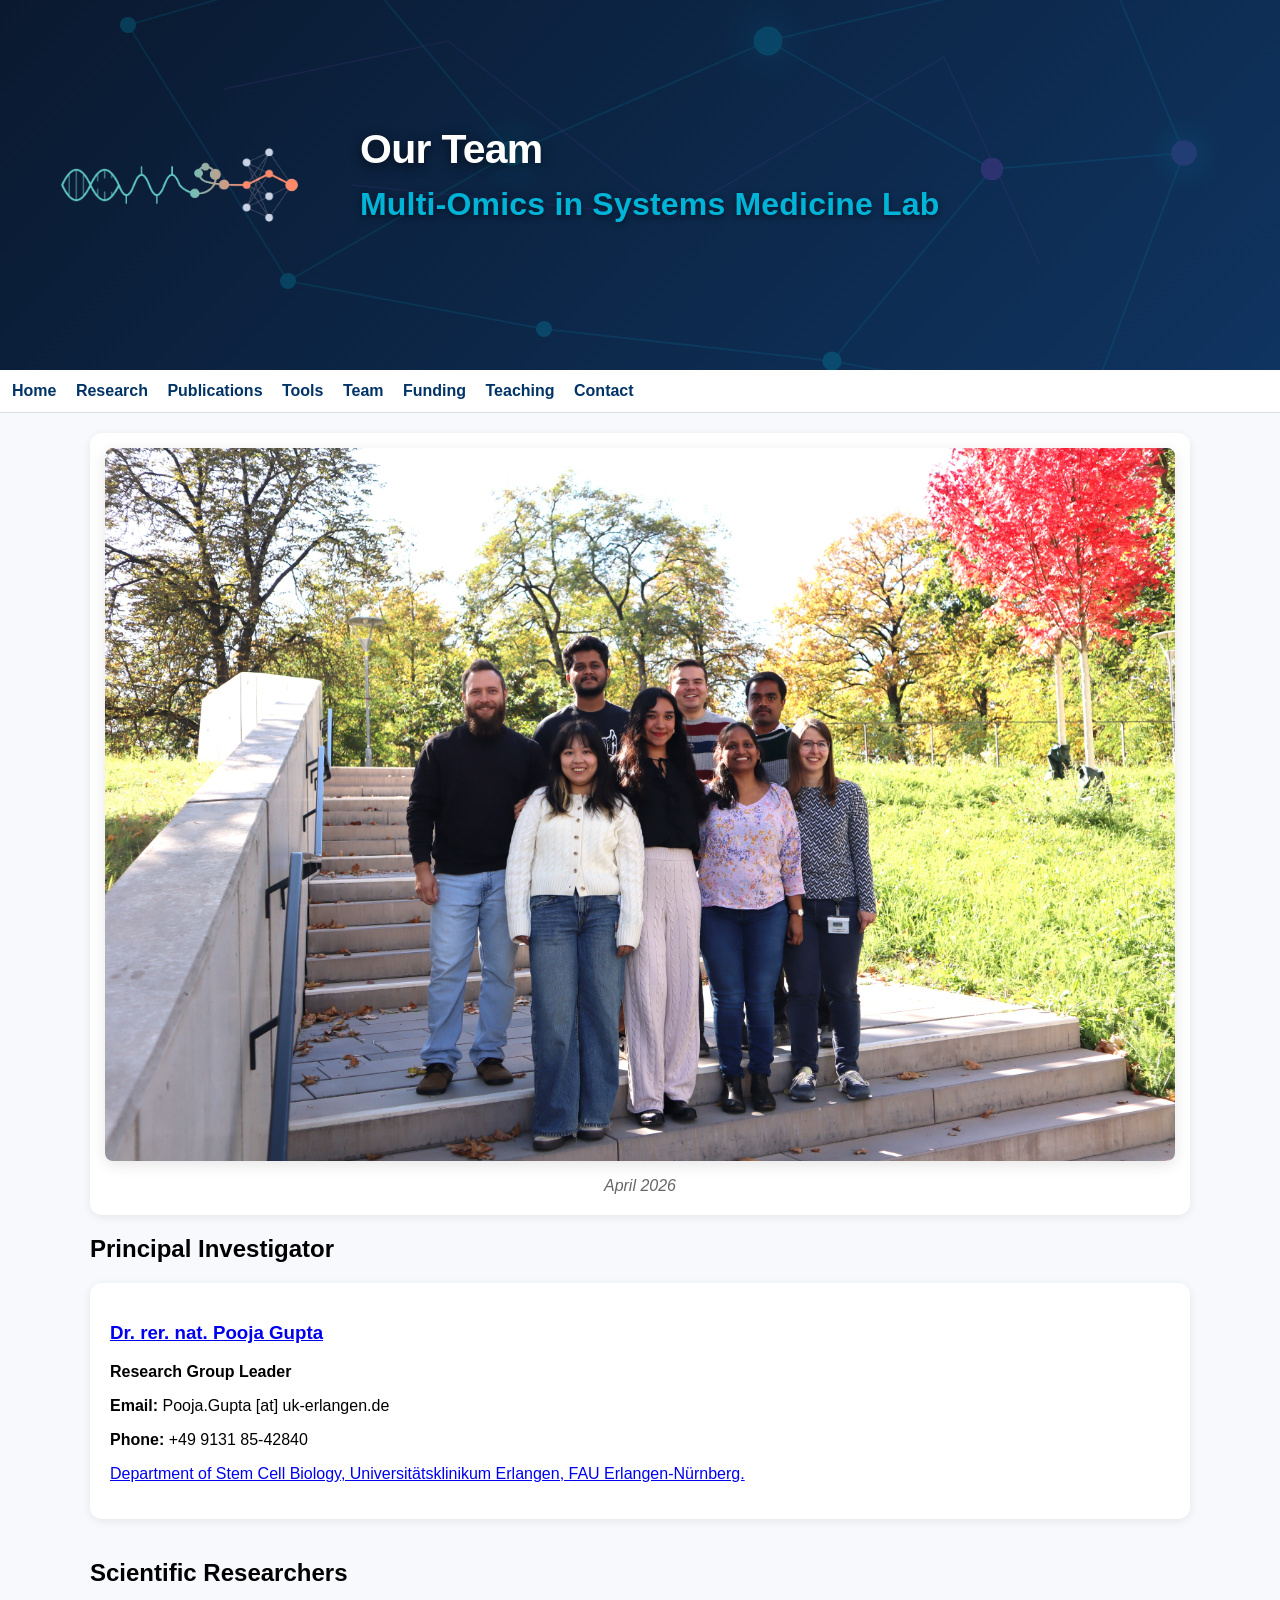
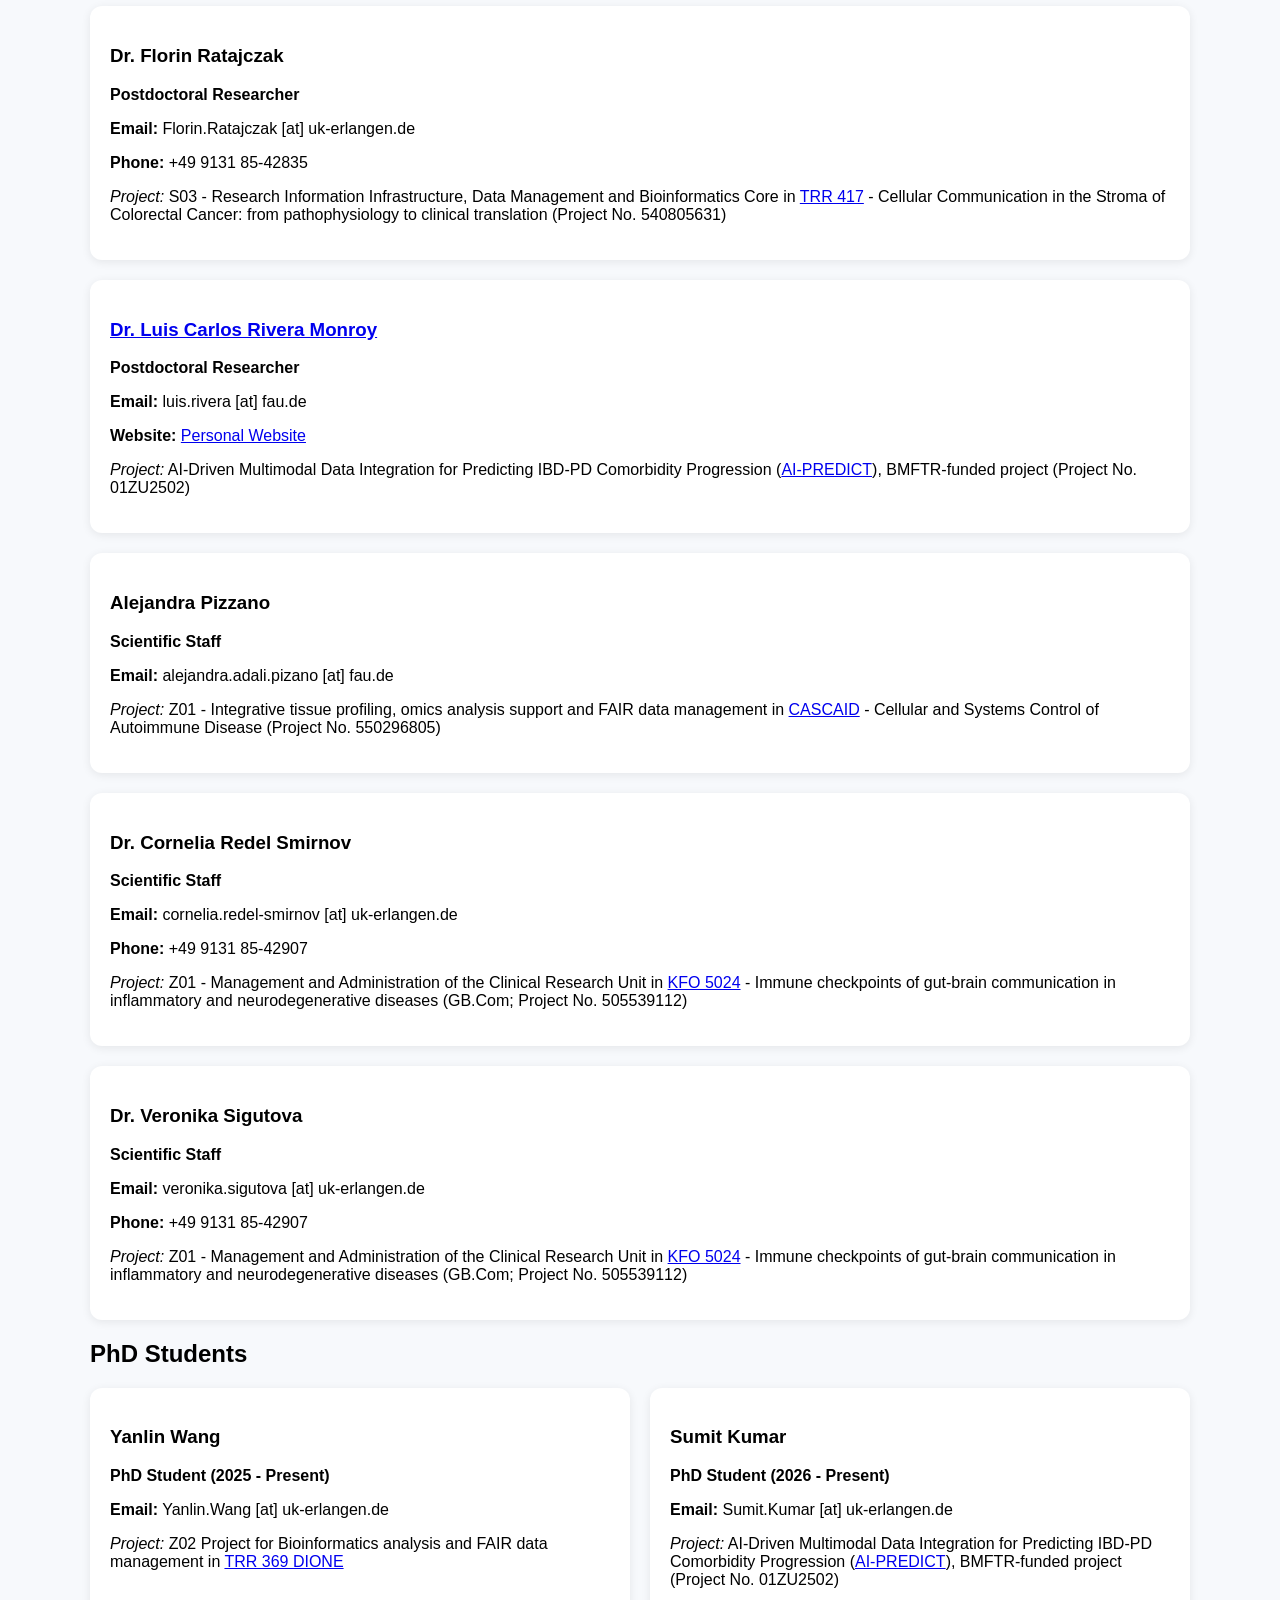
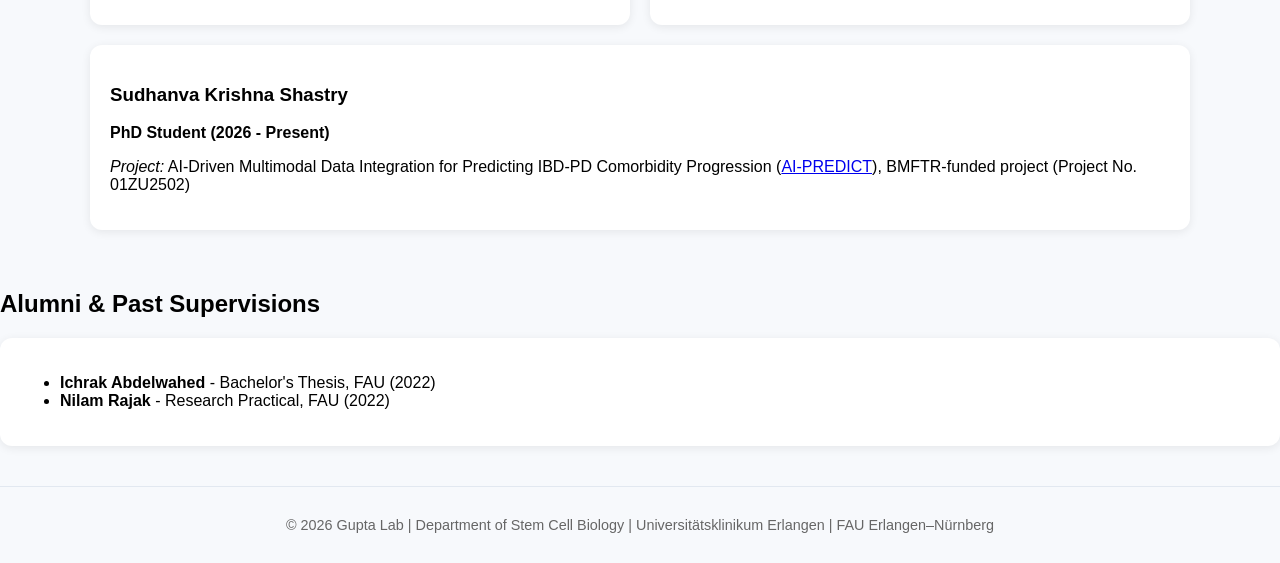
<file: team.html>
<!DOCTYPE html>
<html lang="en">
<head>
    <meta charset="UTF-8">
    <meta name="viewport" content="width=device-width, initial-scale=1.0">
    <title>Team | Gupta Lab</title>
    <link rel="stylesheet" href="style.css">

    <style>
        .hero-banner {
            background: linear-gradient(135deg, #0a192f 0%, #0f3460 100%);
            padding: 45px 40px;
            color: #ffffff;
            position: relative;
            overflow: hidden;
            min-height: 320px;
            display: flex;
            align-items: center;
            justify-content: center;
            box-sizing: border-box;
        }

        .hero-inner {
            position: relative;
            z-index: 2;
            width: 100%;
            max-width: 1250px;
            margin: 0 auto;
            display: flex;
            align-items: center;
            justify-content: flex-start;
            gap: 40px;
        }

        .hero-logo {
            flex: 0 0 280px;
            display: flex;
            align-items: center;
            justify-content: center;
        }

        .hero-logo img {
            display: block;
            width: 280px;
            height: 280px;
            max-width: 100%;
            object-fit: contain;
            background: transparent;
        }

        .hero-text {
            flex: 1;
            min-width: 0;
            text-align: left;
            padding-left: 0;
        }

        .hero-text h1 {
            font-size: clamp(2.3rem, 3.2vw, 3.2rem);
            line-height: 1.15;
            margin: 0 0 12px 0;
            font-weight: 700;
            letter-spacing: -0.7px;
            text-shadow: 0 3px 12px rgba(0,0,0,0.6);
        }

        .hero-text .lab-name {
            font-size: 2rem;
            line-height: 1.2;
            margin: 0 0 20px 0;
            color: #00b4d8;
            font-weight: 700;
            letter-spacing: 0.2px;
            text-shadow: 0 2px 6px rgba(0,0,0,0.5);
        }

        .hero-text .hero-description {
            font-size: 0.9rem;
            line-height: 1.7;
            font-weight: 600;
            color: #e2e8f0;
            text-transform: uppercase;
            letter-spacing: 1.2px;
            word-spacing: 2px;
            opacity: 0.95;
            background: rgba(255,255,255,0.08);
            padding: 10px 16px;
            border-radius: 12px;
            display: inline-block;
            border: 1px solid rgba(255,255,255,0.15);
        }

        @media (min-width: 761px) and (max-width: 1000px) {
            .hero-banner {
                padding: 40px 25px;
            }

            .hero-inner {
                gap: 25px;
            }

            .hero-logo {
                flex-basis: 220px;
            }

            .hero-logo img {
                width: 220px;
                height: 220px;
            }

            .hero-text h1 {
                font-size: 2.4rem;
            }

            .hero-text .lab-name {
                font-size: 1.8rem;
            }

            .hero-text .hero-description {
                font-size: 0.78rem;
            }
        }

        @media (max-width: 760px) {
            .hero-banner {
                padding: 30px 20px;
            }

            .hero-inner {
                flex-direction: column;
                gap: 18px;
            }

            .hero-logo {
                flex: 0 0 auto;
            }

            .hero-logo img {
                width: 180px;
                height: 180px;
            }

            .hero-text {
                text-align: center;
            }

            .hero-text h1 {
                font-size: 2rem;
                line-height: 1.2;
                margin-bottom: 10px;
            }

            .hero-text .lab-name {
                font-size: 1.7rem;
                margin-bottom: 16px;
            }

            .hero-text .hero-description {
                font-size: 0.75rem;
                letter-spacing: 0.8px;
                padding: 8px 12px;
            }
        }

        @media (max-width: 380px) {
            .hero-logo img {
                width: 155px;
                height: 155px;
            }

            .hero-text h1 {
                font-size: 1.7rem;
            }

            .hero-text .lab-name {
                font-size: 1.5rem;
            }
        }
    </style>
</head>
<body>

    <div class="hero-banner">  

        <svg style="position: absolute; top: 0; left: 0; width: 100%; height: 100%; opacity: 0.22; pointer-events: none;" xmlns="http://www.w3.org/2000/svg" viewBox="0 0 800 400" preserveAspectRatio="xMidYMid slice">
            <defs>
                <radialGradient id="nodeGlow" cx="50%" cy="50%" r="50%">
                    <stop offset="0%" stop-color="#00b4d8" stop-opacity="1"/>
                    <stop offset="100%" stop-color="#00b4d8" stop-opacity="0"/>
                </radialGradient>
            </defs>
            <path d="M 80,100 L 220,60 L 320,180 L 180,260 L 80,100 M 320,180 L 480,110 L 620,190 L 520,310 L 340,290 L 180,260 M 480,110 L 690,60 L 740,180 L 620,190 M 520,310 L 680,340 L 740,180" stroke="#00b4d8" stroke-width="1.2" fill="none" opacity="0.5" />
            <path d="M 140,140 L 280,110 L 420,220 L 220,200 M 420,220 L 590,120 L 650,250" stroke="#9d4edd" stroke-width="1" fill="none" opacity="0.4" />
            <circle cx="80" cy="100" r="5" fill="#00b4d8" />
            <circle cx="220" cy="60" r="7" fill="#9d4edd" />
            <circle cx="180" cy="260" r="5" fill="#00b4d8" />
            <circle cx="320" cy="180" r="8" fill="#00b4d8" />
            <circle cx="480" cy="110" r="9" fill="#00b4d8" />
            <circle cx="620" cy="190" r="7" fill="#9d4edd" />
            <circle cx="520" cy="310" r="6" fill="#00b4d8" />
            <circle cx="690" cy="60" r="4" fill="#00b4d8" />
            <circle cx="740" cy="180" r="8" fill="#9d4edd" />
            <circle cx="340" cy="290" r="5" fill="#00b4d8" />
            <circle cx="320" cy="180" r="25" fill="url(#nodeGlow)" opacity="0.4"/>
            <circle cx="480" cy="110" r="30" fill="url(#nodeGlow)" opacity="0.3"/>
            <circle cx="740" cy="180" r="25" fill="url(#nodeGlow)" opacity="0.4"/>
        </svg>

        <div class="hero-inner">

            <div class="hero-logo">
                <img src="images/gupta-lab-logo.png" alt="Gupta Lab Logo">
            </div>

            <div class="hero-text">
                <h1> Our Team </h1>

                <p class="lab-name">Multi-Omics in Systems Medicine Lab </p>

            </div>

        </div>
    </div>

    <!-- Synchronized Navigation -->
    <nav>
        <a href="index.html">Home</a>
        <a href="research.html">Research</a>
        <a href="publications.html">Publications</a>
        <a href="tools.html">Tools</a>
        <a href="team.html">Team</a>
        <a href="funding.html">Funding</a>
        <a href="teaching.html">Teaching</a>
        <a href="contact.html">Contact</a>
    </nav>

    <div class="container">

<!-- 2026 Team Photo Section -->
        <section class="card" style="text-align: center; padding: 15px;">
            <img src="group_pictures/october2026_1_edit.jpg" alt="Group Photo October 2026" style="max-width: 100%; height: auto; border-radius: 8px; box-shadow: 0 4px 15px rgba(0,0,0,0.1);">
            <p style="color: #666; font-style: italic; margin-top: 12px; margin-bottom: 5px;">April 2026</p>
        </section>
        
        <!-- Principal Investigator Section -->
        <section>
            <h2>Principal Investigator</h2>
            <div class="grid">
                <div class="card">
                    <h3><a href="https://guptalab-erlangen.github.io/team.html">Dr. rer. nat. Pooja Gupta</a></h3>
                    <p><strong>Research Group Leader</strong></p>
	        <p><strong>Email:</strong> Pooja.Gupta [at] uk-erlangen.de</p>
	        <p><strong>Phone:</strong> +49 9131 85-42840 </p>
                    <p><a href="https://www.stammzellbiologie.uk-erlangen.de/" target="_blank">Department of Stem Cell Biology, Universitätsklinikum Erlangen, FAU Erlangen-N&uuml;rnberg.</a></p>
                </div>
            </div>
        </section>

        <!-- Postdoctoral Researchers Section -->
        <section>
            <h2>Scientific Researchers</h2>
              <!-- <div class="grid">-->
                <div class="card">
                    <h3>Dr. Florin Ratajczak</h3>
                    <p><strong>Postdoctoral Researcher</strong></p>
	        <p><strong>Email:</strong> Florin.Ratajczak [at] uk-erlangen.de</p>
	        <p><strong>Phone:</strong> +49 9131 85-42835 </p>
	        <p><em>Project:</em> S03 - Research Information Infrastructure, Data Management and Bioinformatics Core in <a href="https://www.trr417.de/" target="_blank">TRR 417</a> - Cellular Communication in the Stroma of Colorectal Cancer: from pathophysiology to clinical translation (Project No. 540805631)</p>
                </div>
                
                <div class="card">
                    <h3><a href="https://luiscarm9.github.io/">Dr. Luis Carlos Rivera Monroy</a></h3>
                    <p><strong>Postdoctoral Researcher</strong></p>
	        <p><strong>Email:</strong>  luis.rivera [at] fau.de</p>
	        <p><strong>Website:</strong> <a href="https://luiscarm9.github.io/" target="_blank">Personal Website</a></p>
	        <p><em>Project:</em> AI-Driven Multimodal Data Integration for Predicting IBD-PD Comorbidity Progression (<a href="https://www.gesundheitsforschung-bmftr.de/de/ki-gestutzte-multimodale-datenintegration-zur-vorhersage-des-fortschreitens-der-19412.php" target="_blank">AI-PREDICT</a>), BMFTR-funded project (Project No. 01ZU2502) </p>
                </div>

                <div class="card">
                    <h3>Alejandra Pizzano</h3>
                    <p><strong>Scientific Staff </strong></p>
	        <p><strong>Email:</strong> alejandra.adali.pizano [at] fau.de</p>
	        <p><em>Project:</em> Z01 - Integrative tissue profiling, omics analysis support and FAIR data management in <a href="https://www.medizin3.uk-erlangen.de/aktuelles/nachrichten/detail/dfg-foerderung-fuer-erforschung-von-autoimmunerkrankungen-und-stammzelltransplantation/" target="_blank">CASCAID</a> - Cellular and Systems Control of Autoimmune Disease (Project No. 550296805)</p>
                </div>
                
                <div class="card">
                    <h3>Dr. Cornelia Redel Smirnov</h3>
                    <p><strong>Scientific Staff </strong></p>
	        <p><strong>Email:</strong> cornelia.redel-smirnov [at] uk-erlangen.de</p>
	        <p><strong>Phone:</strong> +49 9131 85-42907 </p>
	        <p><em>Project:</em> Z01 - Management and Administration of the Clinical Research Unit in <a href="https://www.kfo5024.med.fau.de/" target="_blank">KFO 5024</a> - Immune checkpoints of gut-brain communication in inflammatory and neurodegenerative diseases (GB.Com; Project No. 505539112)</p>
                </div>

                <div class="card">
                    <h3>Dr. Veronika Sigutova</h3>
                    <p><strong>Scientific Staff </strong></p>
	        <p><strong>Email:</strong> veronika.sigutova [at] uk-erlangen.de</p>
	        <p><strong>Phone:</strong> +49 9131 85-42907 </p>
	        <p><em>Project:</em> Z01 - Management and Administration of the Clinical Research Unit in <a href="https://www.kfo5024.med.fau.de/" target="_blank">KFO 5024</a> - Immune checkpoints of gut-brain communication in inflammatory and neurodegenerative diseases (GB.Com; Project No. 505539112)</p>
                </div>

            <!--</div>-->
        </section>

        <!-- PhD Students Section -->
        <section>
            <h2>PhD Students</h2>
            <div class="grid">               
                <div class="card">
                    <h3>Yanlin Wang</h3>
                    <p><strong>PhD Student (2025 - Present)</strong></p>
	        <p><strong>Email:</strong> Yanlin.Wang [at] uk-erlangen.de</p>
                    <p><em>Project:</em> Z02 Project for Bioinformatics analysis and FAIR data management in <a href="https://www.trr369-dione.de/" target="_blank">TRR 369 DIONE</a></p>
                </div>

	<div class="card">
                    <h3>Sumit Kumar</h3>
                    <p><strong>PhD Student (2026 - Present)</strong></p>
	        <p><strong>Email:</strong> Sumit.Kumar [at] uk-erlangen.de</p>
                    <p><em>Project:</em> AI-Driven Multimodal Data Integration for Predicting IBD-PD Comorbidity Progression (<a href="https://www.gesundheitsforschung-bmftr.de/de/ki-gestutzte-multimodale-datenintegration-zur-vorhersage-des-fortschreitens-der-19412.php" target="_blank">AI-PREDICT</a>), BMFTR-funded project (Project No. 01ZU2502) </p>
                </div>
            </div>
        </section>      

	<div class="card">
                    <h3>Sudhanva Krishna Shastry</h3>
                    <p><strong>PhD Student (2026 - Present)</strong></p>
	        <!--  <p><strong>Email:</strong> [at] uk-erlangen.de</p>-->
                    <p><em>Project:</em> AI-Driven Multimodal Data Integration for Predicting IBD-PD Comorbidity Progression (<a href="https://www.gesundheitsforschung-bmftr.de/de/ki-gestutzte-multimodale-datenintegration-zur-vorhersage-des-fortschreitens-der-19412.php" target="_blank">AI-PREDICT</a>), BMFTR-funded project (Project No. 01ZU2502) </p>
                </div>
            </div>
        </section>      

        <!-- Alumni Section -->
        <section>
            <h2>Alumni & Past Supervisions</h2>
            <div class="card">
                <ul>
                    <li><strong>Ichrak Abdelwahed</strong> - Bachelor's Thesis, FAU (2022)</li>
                    <li><strong>Nilam Rajak</strong> - Research Practical, FAU (2022)</li>
                   <!--  <li><strong>Monika Krahnst�ver</strong> � Master�s Thesis, FU Berlin (2018)</li>-->
                </ul>
            </div>
        </section>

    </div>

    <!-- Synchronized Footer -->
   <footer style="text-align:center; padding:30px; color:#666; font-size:0.9rem; margin-top: 40px; border-top: 1px solid #e2e8f0;">
        &copy; 2026 Gupta Lab | Department of Stem Cell Biology | Universitätsklinikum Erlangen | FAU Erlangen&ndash;Nürnberg
    </footer>

</body>
</html>
</file>
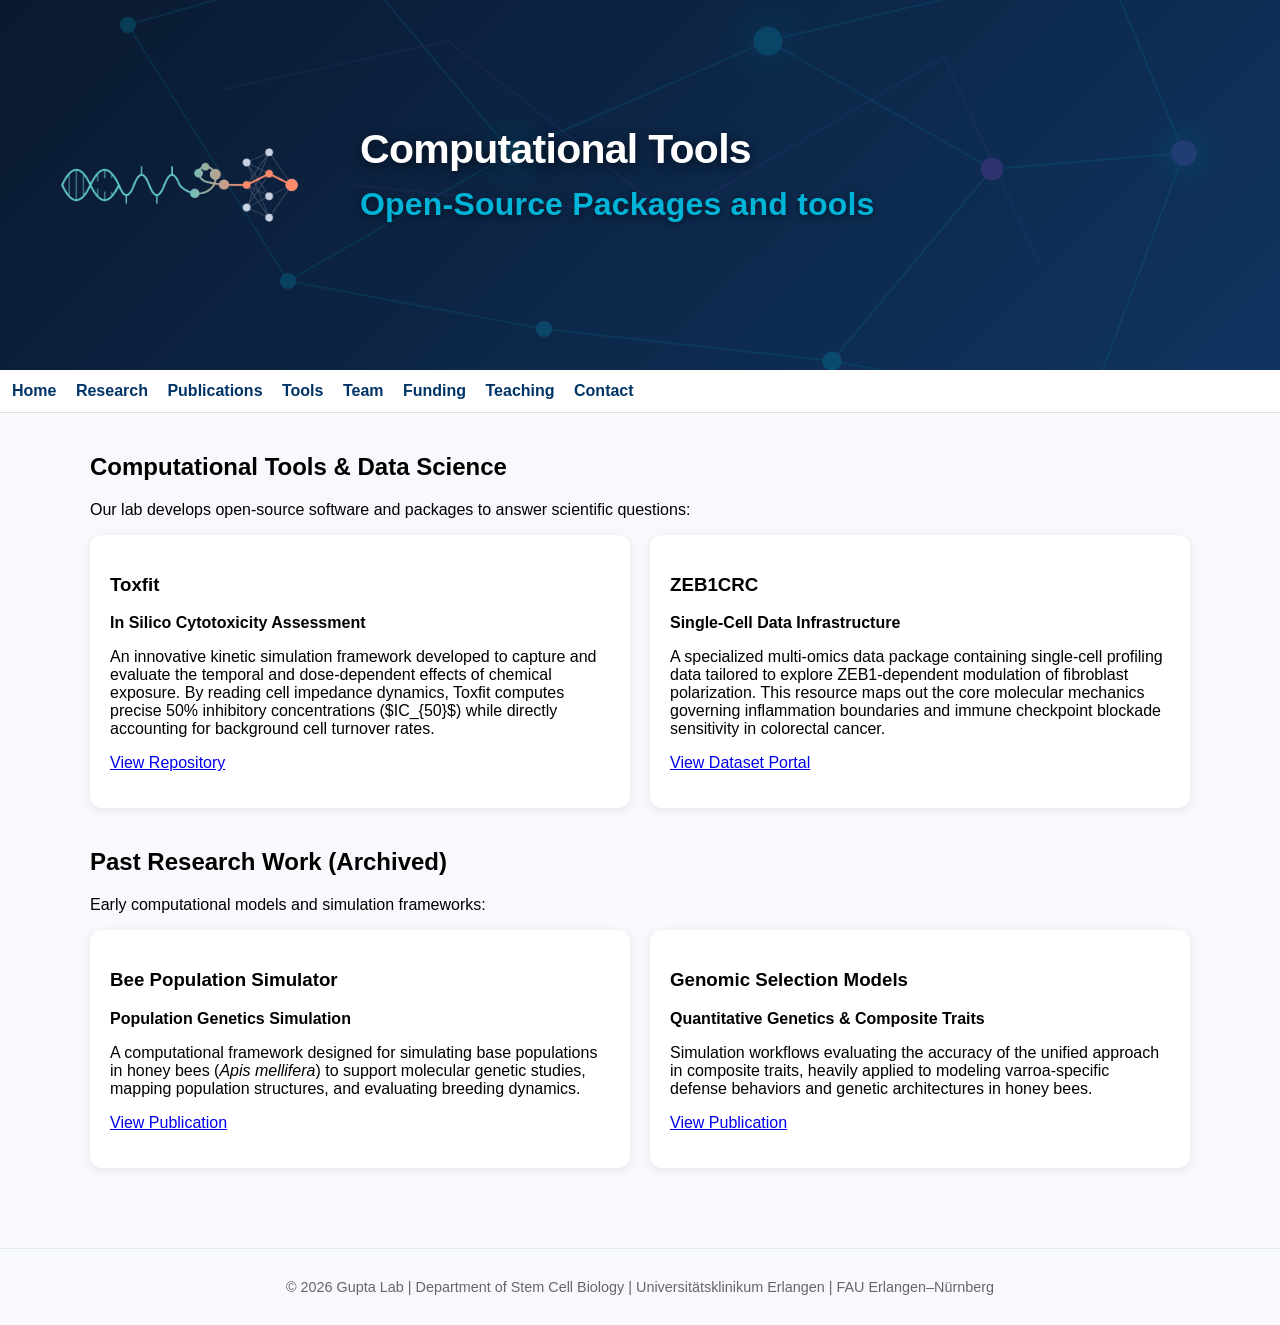
<file: tools.html>
<!DOCTYPE html>
<html lang="en">
<head>
    <meta charset="UTF-8">
    <meta name="viewport" content="width=device-width, initial-scale=1.0">
    <title>Tools & Software | Gupta Lab</title>
    <link rel="stylesheet" href="style.css">

    <style>
        .hero-banner {
            background: linear-gradient(135deg, #0a192f 0%, #0f3460 100%);
            padding: 45px 40px;
            color: #ffffff;
            position: relative;
            overflow: hidden;
            min-height: 320px;
            display: flex;
            align-items: center;
            justify-content: center;
            box-sizing: border-box;
        }

        .hero-inner {
            position: relative;
            z-index: 2;
            width: 100%;
            max-width: 1250px;
            margin: 0 auto;
            display: flex;
            align-items: center;
            justify-content: flex-start;
            gap: 40px;
        }

        .hero-logo {
            flex: 0 0 280px;
            display: flex;
            align-items: center;
            justify-content: center;
        }

        .hero-logo img {
            display: block;
            width: 280px;
            height: 280px;
            max-width: 100%;
            object-fit: contain;
            background: transparent;
        }

        .hero-text {
            flex: 1;
            min-width: 0;
            text-align: left;
            padding-left: 0;
        }

        .hero-text h1 {
            font-size: clamp(2.3rem, 3.2vw, 3.2rem);
            line-height: 1.15;
            margin: 0 0 12px 0;
            font-weight: 700;
            letter-spacing: -0.7px;
            text-shadow: 0 3px 12px rgba(0,0,0,0.6);
        }

        .hero-text .lab-name {
            font-size: 2rem;
            line-height: 1.2;
            margin: 0 0 20px 0;
            color: #00b4d8;
            font-weight: 700;
            letter-spacing: 0.2px;
            text-shadow: 0 2px 6px rgba(0,0,0,0.5);
        }

        .hero-text .hero-description {
            font-size: 0.9rem;
            line-height: 1.7;
            font-weight: 600;
            color: #e2e8f0;
            text-transform: uppercase;
            letter-spacing: 1.2px;
            word-spacing: 2px;
            opacity: 0.95;
            background: rgba(255,255,255,0.08);
            padding: 10px 16px;
            border-radius: 12px;
            display: inline-block;
            border: 1px solid rgba(255,255,255,0.15);
        }

        @media (min-width: 761px) and (max-width: 1000px) {
            .hero-banner {
                padding: 40px 25px;
            }

            .hero-inner {
                gap: 25px;
            }

            .hero-logo {
                flex-basis: 220px;
            }

            .hero-logo img {
                width: 220px;
                height: 220px;
            }

            .hero-text h1 {
                font-size: 2.4rem;
            }

            .hero-text .lab-name {
                font-size: 1.8rem;
            }

            .hero-text .hero-description {
                font-size: 0.78rem;
            }
        }

        @media (max-width: 760px) {
            .hero-banner {
                padding: 30px 20px;
            }

            .hero-inner {
                flex-direction: column;
                gap: 18px;
            }

            .hero-logo {
                flex: 0 0 auto;
            }

            .hero-logo img {
                width: 180px;
                height: 180px;
            }

            .hero-text {
                text-align: center;
            }

            .hero-text h1 {
                font-size: 2rem;
                line-height: 1.2;
                margin-bottom: 10px;
            }

            .hero-text .lab-name {
                font-size: 1.7rem;
                margin-bottom: 16px;
            }

            .hero-text .hero-description {
                font-size: 0.75rem;
                letter-spacing: 0.8px;
                padding: 8px 12px;
            }
        }

        @media (max-width: 380px) {
            .hero-logo img {
                width: 155px;
                height: 155px;
            }

            .hero-text h1 {
                font-size: 1.7rem;
            }

            .hero-text .lab-name {
                font-size: 1.5rem;
            }
        }
    </style>
</head>
<body>

    <div class="hero-banner">  

        <svg style="position: absolute; top: 0; left: 0; width: 100%; height: 100%; opacity: 0.22; pointer-events: none;" xmlns="http://www.w3.org/2000/svg" viewBox="0 0 800 400" preserveAspectRatio="xMidYMid slice">
            <defs>
                <radialGradient id="nodeGlow" cx="50%" cy="50%" r="50%">
                    <stop offset="0%" stop-color="#00b4d8" stop-opacity="1"/>
                    <stop offset="100%" stop-color="#00b4d8" stop-opacity="0"/>
                </radialGradient>
            </defs>
            <path d="M 80,100 L 220,60 L 320,180 L 180,260 L 80,100 M 320,180 L 480,110 L 620,190 L 520,310 L 340,290 L 180,260 M 480,110 L 690,60 L 740,180 L 620,190 M 520,310 L 680,340 L 740,180" stroke="#00b4d8" stroke-width="1.2" fill="none" opacity="0.5" />
            <path d="M 140,140 L 280,110 L 420,220 L 220,200 M 420,220 L 590,120 L 650,250" stroke="#9d4edd" stroke-width="1" fill="none" opacity="0.4" />
            <circle cx="80" cy="100" r="5" fill="#00b4d8" />
            <circle cx="220" cy="60" r="7" fill="#9d4edd" />
            <circle cx="180" cy="260" r="5" fill="#00b4d8" />
            <circle cx="320" cy="180" r="8" fill="#00b4d8" />
            <circle cx="480" cy="110" r="9" fill="#00b4d8" />
            <circle cx="620" cy="190" r="7" fill="#9d4edd" />
            <circle cx="520" cy="310" r="6" fill="#00b4d8" />
            <circle cx="690" cy="60" r="4" fill="#00b4d8" />
            <circle cx="740" cy="180" r="8" fill="#9d4edd" />
            <circle cx="340" cy="290" r="5" fill="#00b4d8" />
            <circle cx="320" cy="180" r="25" fill="url(#nodeGlow)" opacity="0.4"/>
            <circle cx="480" cy="110" r="30" fill="url(#nodeGlow)" opacity="0.3"/>
            <circle cx="740" cy="180" r="25" fill="url(#nodeGlow)" opacity="0.4"/>
        </svg>

        <div class="hero-inner">

            <div class="hero-logo">
                <img src="images/gupta-lab-logo.png" alt="Gupta Lab Logo">
            </div>

            <div class="hero-text">
                <h1> Computational Tools </h1>

                <p class="lab-name">Open-Source Packages and tools</p>

            </div>

        </div>
    </div>

    <!-- Synchronized Navigation (Updated to include Tools) -->
    <nav>
        <a href="index.html">Home</a>
        <a href="research.html">Research</a>
        <a href="publications.html">Publications</a>
        <a href="tools.html">Tools</a>
        <a href="team.html">Team</a>
        <a href="funding.html">Funding</a>
        <a href="teaching.html">Teaching</a>
        <a href="contact.html">Contact</a>
    </nav>

    <div class="container">

        <!-- Methodological Tools and Software Outputs -->
        <section>
            <h2>Computational Tools & Data Science</h2>
            <p>Our lab develops open-source software and packages to answer scientific questions:</p>
            
            <div class="grid">
                <!-- Toxfit -->
                <div class="card">
                    <h3>Toxfit</h3>
                    <p><strong>In Silico Cytotoxicity Assessment</strong></p>
                    <p>An innovative kinetic simulation framework developed to capture and evaluate the temporal and dose-dependent effects of chemical exposure. By reading cell impedance dynamics, Toxfit computes precise 50% inhibitory concentrations ($IC_{50}$) while directly accounting for background cell turnover rates.</p>
                    <p><a href="https://git.zib.de/bzfgupta/toxfit" target="_blank">View Repository </a></p>
                </div>

                <!-- ZEB1CRC -->
                <div class="card">
                    <h3>ZEB1CRC</h3>
                    <p><strong>Single-Cell Data Infrastructure</strong></p>
                    <p>A specialized multi-omics data package containing single-cell profiling data tailored to explore ZEB1-dependent modulation of fibroblast polarization. This resource maps out the core molecular mechanics governing inflammation boundaries and immune checkpoint blockade sensitivity in colorectal cancer.</p>
                    <p><a href="https://cubida.github.io/ZEB1CRC/articles/ZEB1CRC.html" target="_blank">View Dataset Portal </a></p>
                </div>
            </div>
        </section>

        <!-- Past Research Work (Archived) -->
        <section>
            <h2>Past Research Work (Archived)</h2>
            <p>Early computational models and simulation frameworks:</p>
            
            <div class="grid">
                <!-- Bee Population Simulator -->
                <div class="card">
                    <h3>Bee Population Simulator</h3>
                    <p><strong>Population Genetics Simulation</strong></p>
                    <p>A computational framework designed for simulating base populations in honey bees (<em>Apis mellifera</em>) to support molecular genetic studies, mapping population structures, and evaluating breeding dynamics.</p>
                    <p><a href="https://doi.org/10.1186/1297-9686-44-14" target="_blank">View Publication </a></p>
                </div>
        
                <!-- Genomics Selection -->
                <div class="card">
                    <h3>Genomic Selection Models</h3>
                    <p><strong>Quantitative Genetics & Composite Traits</strong></p>
                    <p>Simulation workflows evaluating the accuracy of the unified approach in composite traits, heavily applied to modeling varroa-specific defense behaviors and genetic architectures in honey bees.</p>
                    <p><a href="https://doi.org/10.1186/1471-2156-14-36" target="_blank">View Publication </a></p>
                </div>
            </div>
        </section>

    </div>

    <!-- Synchronized Footer -->
    <footer style="text-align:center; padding:30px; color:#666; font-size:0.9rem; margin-top: 40px; border-top: 1px solid #e2e8f0;">
        &copy; 2026 Gupta Lab | Department of Stem Cell Biology | Universitätsklinikum Erlangen | FAU Erlangen&ndash;Nürnberg
    </footer>

</body>
</html>
</file>
<file: style.css>
:root{
  --fau-blue:#003366; --fau-light:#0055a4; --bg:#f7f9fc; --card:#fff;
}
body{font-family:Arial,sans-serif;margin:0;background:var(--bg);}
header{background:linear-gradient(135deg,var(--fau-blue),var(--fau-light));color:white;padding:50px 20px}
nav{background:white;padding:12px;border-bottom:1px solid #ddd}
nav a{margin-right:15px;text-decoration:none;color:#003366;font-weight:bold}
.container{max-width:1100px;margin:auto;padding:20px}
.card{background:white;padding:20px;border-radius:12px;box-shadow:0 2px 10px rgba(0,0,0,.08);margin-bottom:20px}
.grid{display:grid;grid-template-columns:repeat(auto-fit,minmax(250px,1fr));gap:20px}
</file>
